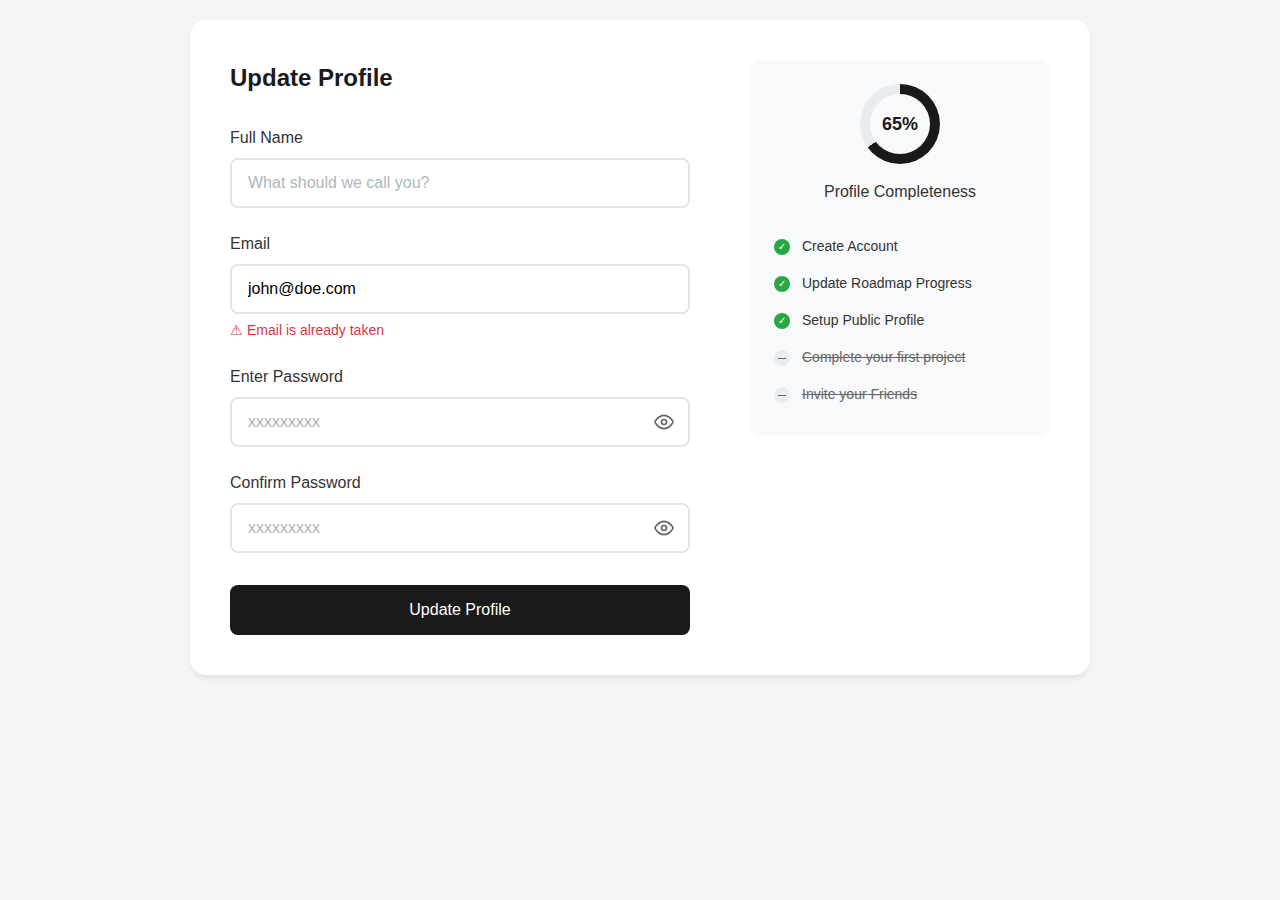
<file: projects/accessible-form-ui/index.html>
<!DOCTYPE html>
<html lang="en">

<head>
    <meta charset="UTF-8">
    <meta name="viewport" content="width=device-width, initial-scale=1.0">
    <title>Accessible Profile Form</title>
    <link rel="stylesheet" href="style.css">
</head>

<body>
    <main class="form-container">
        <section class="form-section">
            <h1>Update Profile</h1>

            <form novalidate aria-describedby="form-instructions">
                <div id="form-instructions" class="sr-only">
                    Complete all required fields to update your profile. Use Tab to navigate between fields.
                </div>

                <div class="form-group">
                    <label for="fullName">Full Name</label>
                    <input type="text" id="fullName" name="fullName" placeholder="What should we call you?"
                        aria-required="true" aria-describedby="fullName-help">
                    <div id="fullName-help" class="sr-only">
                        Enter your full name as you would like it to appear on your profile
                    </div>
                </div>

                <div class="form-group">
                    <label for="email">Email</label>
                    <input type="email" id="email" name="email" value="john@doe.com" aria-required="true"
                        aria-invalid="true" aria-describedby="email-error" class="error-field">
                    <div id="email-error" class="error-message" role="alert">
                        <span aria-hidden="true">⚠</span>
                        Email is already taken
                    </div>
                </div>

                <div class="form-group">
                    <label for="password">Enter Password</label>
                    <div class="input-container">
                        <input type="password" id="password" name="password" placeholder="xxxxxxxxx"
                            aria-required="true" aria-describedby="password-help" class="password-field">
                        <svg class="password-icon" viewBox="0 0 24 24" fill="none" stroke="currentColor"
                            stroke-width="2" aria-hidden="true">
                            <path d="M1 12s4-8 11-8 11 8 11 8-4 8-11 8-11-8-11-8z"></path>
                            <circle cx="12" cy="12" r="3"></circle>
                        </svg>
                    </div>
                    <div id="password-help" class="sr-only">
                        Password must be at least 8 characters long
                    </div>
                </div>

                <div class="form-group">
                    <label for="confirmPassword">Confirm Password</label>
                    <div class="input-container">
                        <input type="password" id="confirmPassword" name="confirmPassword" placeholder="xxxxxxxxx"
                            aria-required="true" aria-describedby="confirmPassword-help" class="password-field">
                        <svg class="password-icon" viewBox="0 0 24 24" fill="none" stroke="currentColor"
                            stroke-width="2" aria-hidden="true">
                            <path d="M1 12s4-8 11-8 11 8 11 8-4 8-11 8-11-8-11-8z"></path>
                            <circle cx="12" cy="12" r="3"></circle>
                        </svg>
                    </div>
                    <div id="confirmPassword-help" class="sr-only">
                        Re-enter your password to confirm it matches
                    </div>
                </div>

                <button type="submit" class="update-button">
                    Update Profile
                </button>
            </form>
        </section>

        <aside class="progress-section" aria-labelledby="progress-title">
            <div class="progress-header">
                <div class="progress-circle" role="img" aria-label="Profile completion progress: 65 percent complete">
                    <span class="progress-text">65%</span>
                </div>
                <h2 id="progress-title" class="progress-label">Profile Completeness</h2>
            </div>

            <ul class="checklist" role="list" aria-label="Profile completion checklist">
                <li class="checklist-item completed" role="listitem">
                    <span>Create Account</span>
                </li>
                <li class="checklist-item completed" role="listitem">
                    <span>Update Roadmap Progress</span>
                </li>
                <li class="checklist-item completed" role="listitem">
                    <span>Setup Public Profile</span>
                </li>
                <li class="checklist-item" role="listitem">
                    <span>Complete your first project</span>
                </li>
                <li class="checklist-item" role="listitem">
                    <span>Invite your Friends</span>
                </li>
            </ul>
        </aside>
    </main>
</body>

</html>
</file>
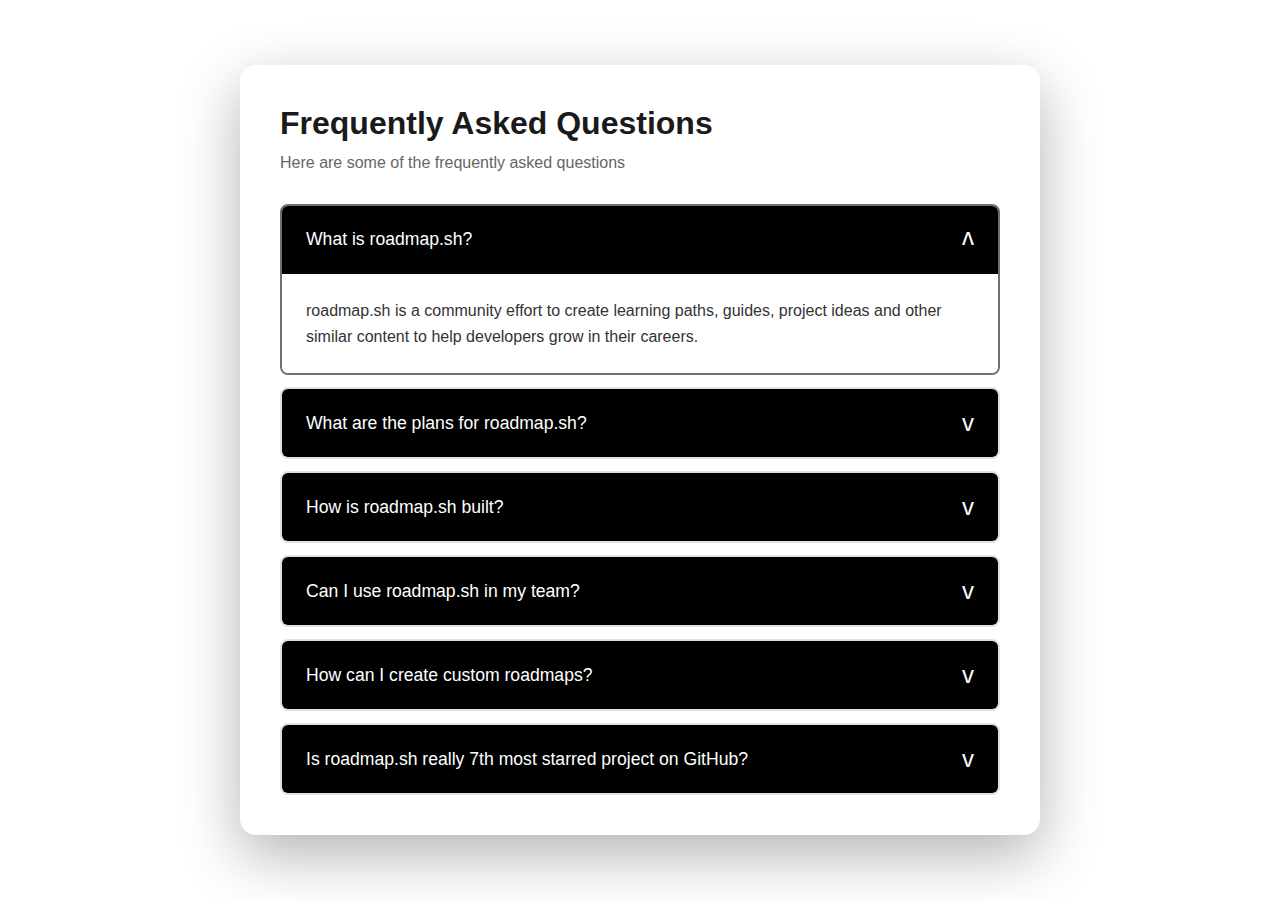
<file: projects/accordion/index.html>
<!DOCTYPE html>
<html lang="en">

<head>
    <meta charset="UTF-8">
    <meta name="viewport" content="width=device-width, initial-scale=1.0">
    <title>FAQ Accordion</title>
    <link rel="stylesheet" href="style.css">
</head>

<body>
    <div class="container">
        <h1>Frequently Asked Questions</h1>
        <p class="subtitle">Here are some of the frequently asked questions</p>

        <div class="accordion">
            <div class="accordion-item active">
                <div class="accordion-header">
                    <span>What is roadmap.sh?</span>
                    <span class="accordion-icon">v</span>
                </div>
                <div class="accordion-content">
                    <p>roadmap.sh is a community effort to create learning paths, guides, project ideas and other
                        similar content to help developers grow in their careers.</p>
                </div>
            </div>

            <div class="accordion-item">
                <div class="accordion-header">
                    <span>What are the plans for roadmap.sh?</span>
                    <span class="accordion-icon">v</span>
                </div>
                <div class="accordion-content">
                    <p>We are constantly working to improve roadmap.sh and add more content. We plan to add more
                        interactive roadmaps, guides, and resources to help developers at all stages of their careers.
                    </p>
                </div>
            </div>

            <div class="accordion-item">
                <div class="accordion-header">
                    <span>How is roadmap.sh built?</span>
                    <span class="accordion-icon">v</span>
                </div>
                <div class="accordion-content">
                    <p>roadmap.sh is built using modern web technologies including React, Next.js, and TypeScript. The
                        content is created and maintained by the community through GitHub contributions.</p>
                </div>
            </div>

            <div class="accordion-item">
                <div class="accordion-header">
                    <span>Can I use roadmap.sh in my team?</span>
                    <span class="accordion-icon">v</span>
                </div>
                <div class="accordion-content">
                    <p>Yes! roadmap.sh is completely free and open source. You can use it with your team to guide
                        learning paths and track progress. You can also create custom roadmaps tailored to your team's
                        needs.</p>
                </div>
            </div>

            <div class="accordion-item">
                <div class="accordion-header">
                    <span>How can I create custom roadmaps?</span>
                    <span class="accordion-icon">v</span>
                </div>
                <div class="accordion-content">
                    <p>You can create custom roadmaps by forking our repository and modifying the content to suit your
                        needs. We also provide tools and templates to help you create professional-looking roadmaps
                        quickly.</p>
                </div>
            </div>

            <div class="accordion-item">
                <div class="accordion-header">
                    <span>Is roadmap.sh really 7th most starred project on GitHub?</span>
                    <span class="accordion-icon">v</span>
                </div>
                <div class="accordion-content">
                    <p>Yes! roadmap.sh has gained tremendous support from the developer community and has become one of
                        the most starred projects on GitHub, reflecting its value in helping developers navigate their
                        learning journey.</p>
                </div>
            </div>
        </div>
    </div>

    <script src="script.js"></script>
</body>

</html>
</file>
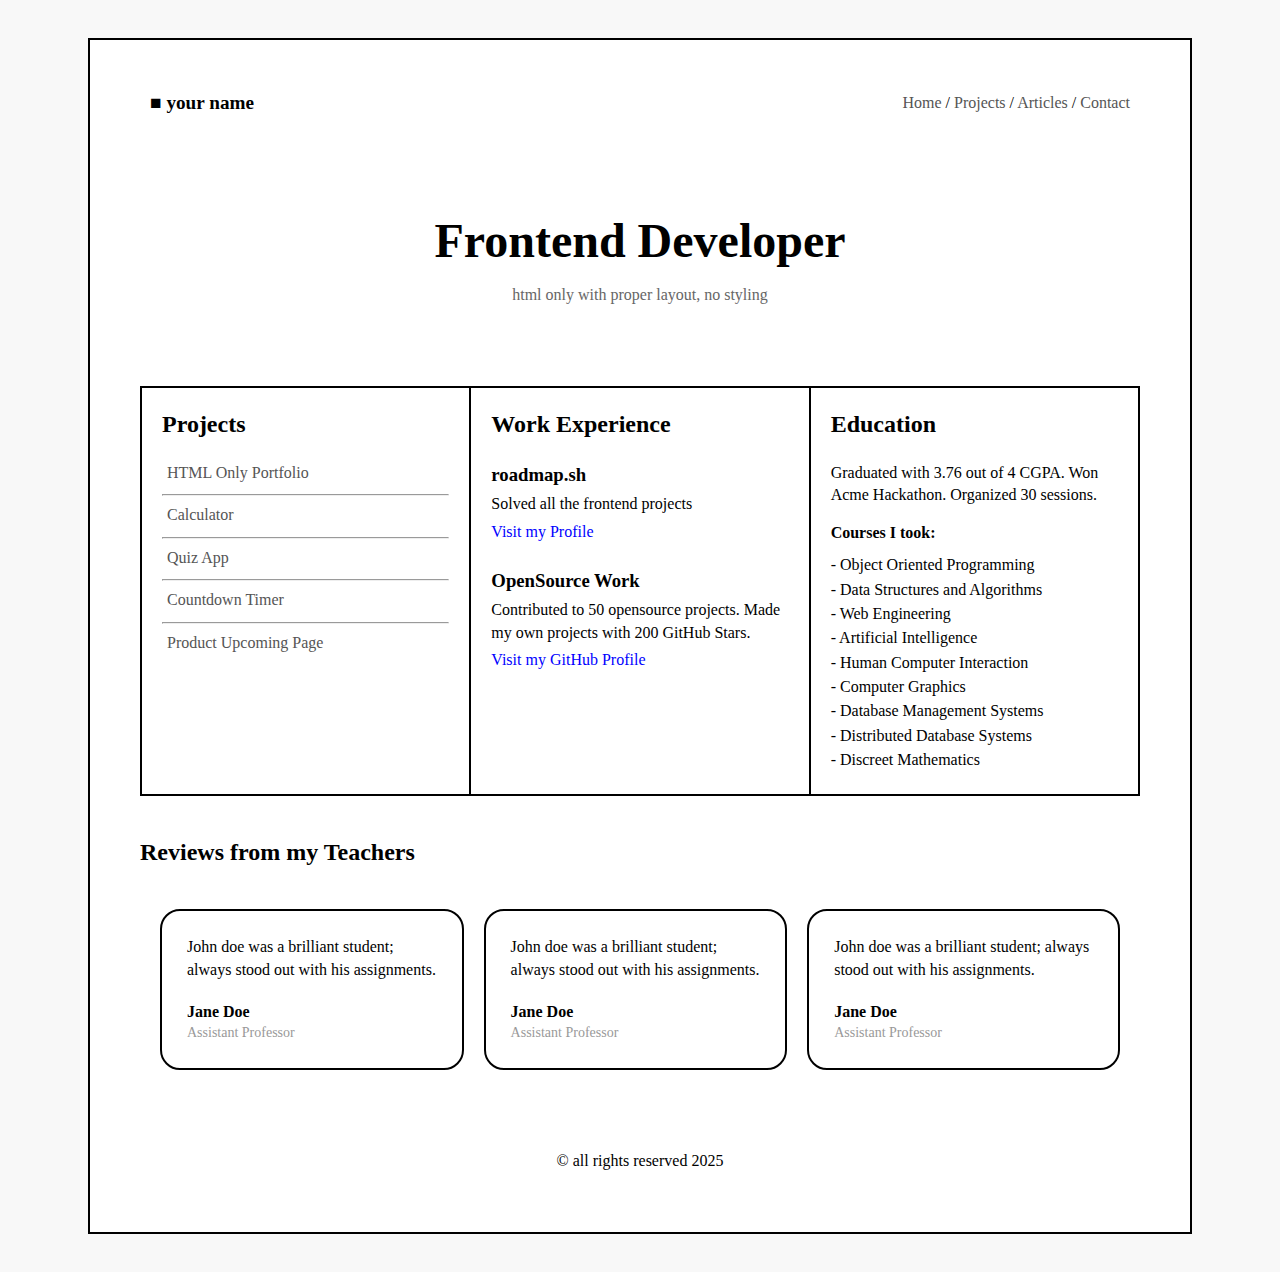
<file: projects/basic-html-website/index.html>
<!DOCTYPE html>
<html lang="en">

<head>
    <meta charset="UTF-8">
    <meta name="viewport" content="width=device-width, initial-scale=1.0">
    <meta name="description" content="Frontend Developer Portfolio - HTML only with proper layout, no styling">
    <meta name="keywords" content="frontend developer, web developer, HTML, portfolio">
    <meta name="author" content="Your Name">
    <meta property="og:title" content="Frontend Developer Portfolio">
    <meta property="og:description" content="HTML only portfolio with proper layout, no styling">
    <meta property="og:type" content="website">
    <title>Home - Frontend Developer Portfolio</title>
    <style>
        body {
            font-family: cursive;
            line-height: 1.4;
            color: #000;
            background-color: #f8f8f8;
            padding: 30px;
        }

        .cv-container {
            background-color: white;
            max-width: 1000px;
            margin: 0 auto;
            padding: 40px 50px;
            border: 2px solid #000;
            box-shadow: none;
        }

        table tr a {
            text-decoration: none;
            color: #555;
        }
    </style>
</head>

<body>
    <main class="cv-container">
        <!-- Header with logo and navigation -->
        <table width="100%" cellpadding="10" cellspacing="0" style="margin-bottom: 20px;">
            <tr>
                <td>
                    <span style="font-weight: bold; font-size: larger;"><span>&#9632;</span> your name</span>
                </td>
                <td align="right">
                    <a href="#">Home</a> / <a href="#">Projects</a> / <a href="#">Articles</a> / <a href="#">Contact</a>
                </td>
            </tr>
        </table>

        <!-- Hero section -->
        <div style="text-align: center; margin: 80px 0;">
            <h1 style="font-size: 48px; margin: 0;">Frontend Developer</h1>
            <p style="color: #666; margin: 10px 0 0 0;">html only with proper layout, no styling</p>
        </div>

        <!-- Main content table with 3 columns -->
        <table width="100%" border="2" cellpadding="20" cellspacing="0"
            style="border-collapse: collapse; margin-bottom: 40px;">
            <tr>
                <td width="33%" valign="top" style="border: 2px solid #000;">
                    <h2 style="margin-top: 0;">Projects</h2>
                    <div style="margin-bottom: 10px; padding-left: 5px;"><a href="#">HTML Only Portfolio</a></div>
                    <hr>
                    <div style="margin-bottom: 10px; padding-left: 5px;"><a href="#">Calculator</a></div>
                    <hr>
                    <div style="margin-bottom: 10px; padding-left: 5px;"><a href="#">Quiz App</a></div>
                    <hr>
                    <div style="margin-bottom: 10px; padding-left: 5px;"><a href="#">Countdown Timer</a></div>
                    <hr>
                    <div style="margin-bottom: 10px; padding-left: 5px;"><a href="#">Product Upcoming Page</a></div>
                </td>

                <td width="34%" valign="top" style="border: 2px solid #000;">
                    <h2 style="margin-top: 0;">Work Experience</h2>

                    <h3 style="font-weight: bold; margin: 15px 0 5px 0;">roadmap.sh</h3>
                    <p style="margin: 5px 0;">Solved all the frontend projects</p>
                    <a href="#" style="color: blue; text-decoration: none;">Visit my
                        Profile</a>

                    <h3 style="font-weight: bold; margin: 25px 0 5px 0;">OpenSource Work</h3>
                    <p style="margin: 5px 0;">Contributed to 50 opensource projects. Made my own projects with 200
                        GitHub
                        Stars.</p>
                    <a href="#" style="color: blue; text-decoration: none; ">Visit my GitHub Profile</a>
                </td>

                <td width="33%" valign="top" style="border: 2px solid #000;">
                    <h2 style="margin-top: 0;">Education</h2>
                    <p style="margin: 5px 0 15px 0;">Graduated with 3.76 out of 4 CGPA. Won Acme Hackathon. Organized 30
                        sessions.</p>

                    <p style="margin: 15px 0 10px 0;"><strong>Courses I took:</strong></p>
                    <p style="margin: 2px 0;">- Object Oriented Programming</p>
                    <p style="margin: 2px 0;">- Data Structures and Algorithms</p>
                    <p style="margin: 2px 0;">- Web Engineering</p>
                    <p style="margin: 2px 0;">- Artificial Intelligence</p>
                    <p style="margin: 2px 0;">- Human Computer Interaction</p>
                    <p style="margin: 2px 0;">- Computer Graphics</p>
                    <p style="margin: 2px 0;">- Database Management Systems</p>
                    <p style="margin: 2px 0;">- Distributed Database Systems</p>
                    <p style="margin: 2px 0;">- Discreet Mathematics</p>
                </td>
            </tr>
        </table>

        <!-- Reviews section -->
        <h2 style="margin: 40px 0 20px 0;">Reviews from my Teachers</h2>

        <table width="100%" cellpadding="0" cellspacing="20">
            <tr>
                <td width="33%" valign="top">
                    <div style="border: 2px solid #000; border-radius: 20px; padding: 25px; background-color: #fff;">
                        <p style="margin: 0 0 20px 0; line-height: 1.4;">John doe was a brilliant student; always stood
                            out
                            with his assignments.</p>
                        <p style="margin: 10px 0 0 0; font-weight: bold;">Jane Doe</p>
                        <p style="margin: 0; color: #999; font-size: 14px;">Assistant Professor</p>
                    </div>
                </td>

                <td width="33%" valign="top">
                    <div style="border: 2px solid #000; border-radius: 20px; padding: 25px; background-color: #fff;">
                        <p style="margin: 0 0 20px 0; line-height: 1.4;">John doe was a brilliant student; always stood
                            out
                            with his assignments.</p>
                        <p style="margin: 10px 0 0 0; font-weight: bold;">Jane Doe</p>
                        <p style="margin: 0; color: #999; font-size: 14px;">Assistant Professor</p>
                    </div>
                </td>

                <td width="34%" valign="top">
                    <div style="border: 2px solid #000; border-radius: 20px; padding: 25px; background-color: #fff;">
                        <p style="margin: 0 0 20px 0; line-height: 1.4;">John doe was a brilliant student; always stood
                            out
                            with his assignments.</p>
                        <p style="margin: 10px 0 0 0; font-weight: bold;">Jane Doe</p>
                        <p style="margin: 0; color: #999; font-size: 14px;">Assistant Professor</p>
                    </div>
                </td>
            </tr>
        </table>

        <!-- Footer -->
        <div style="text-align: center; margin: 60px 0 20px 0;">
            <p style="margin: 0;">© all rights reserved 2025</p>
        </div>
    </main>
</body>

</html>
</file>
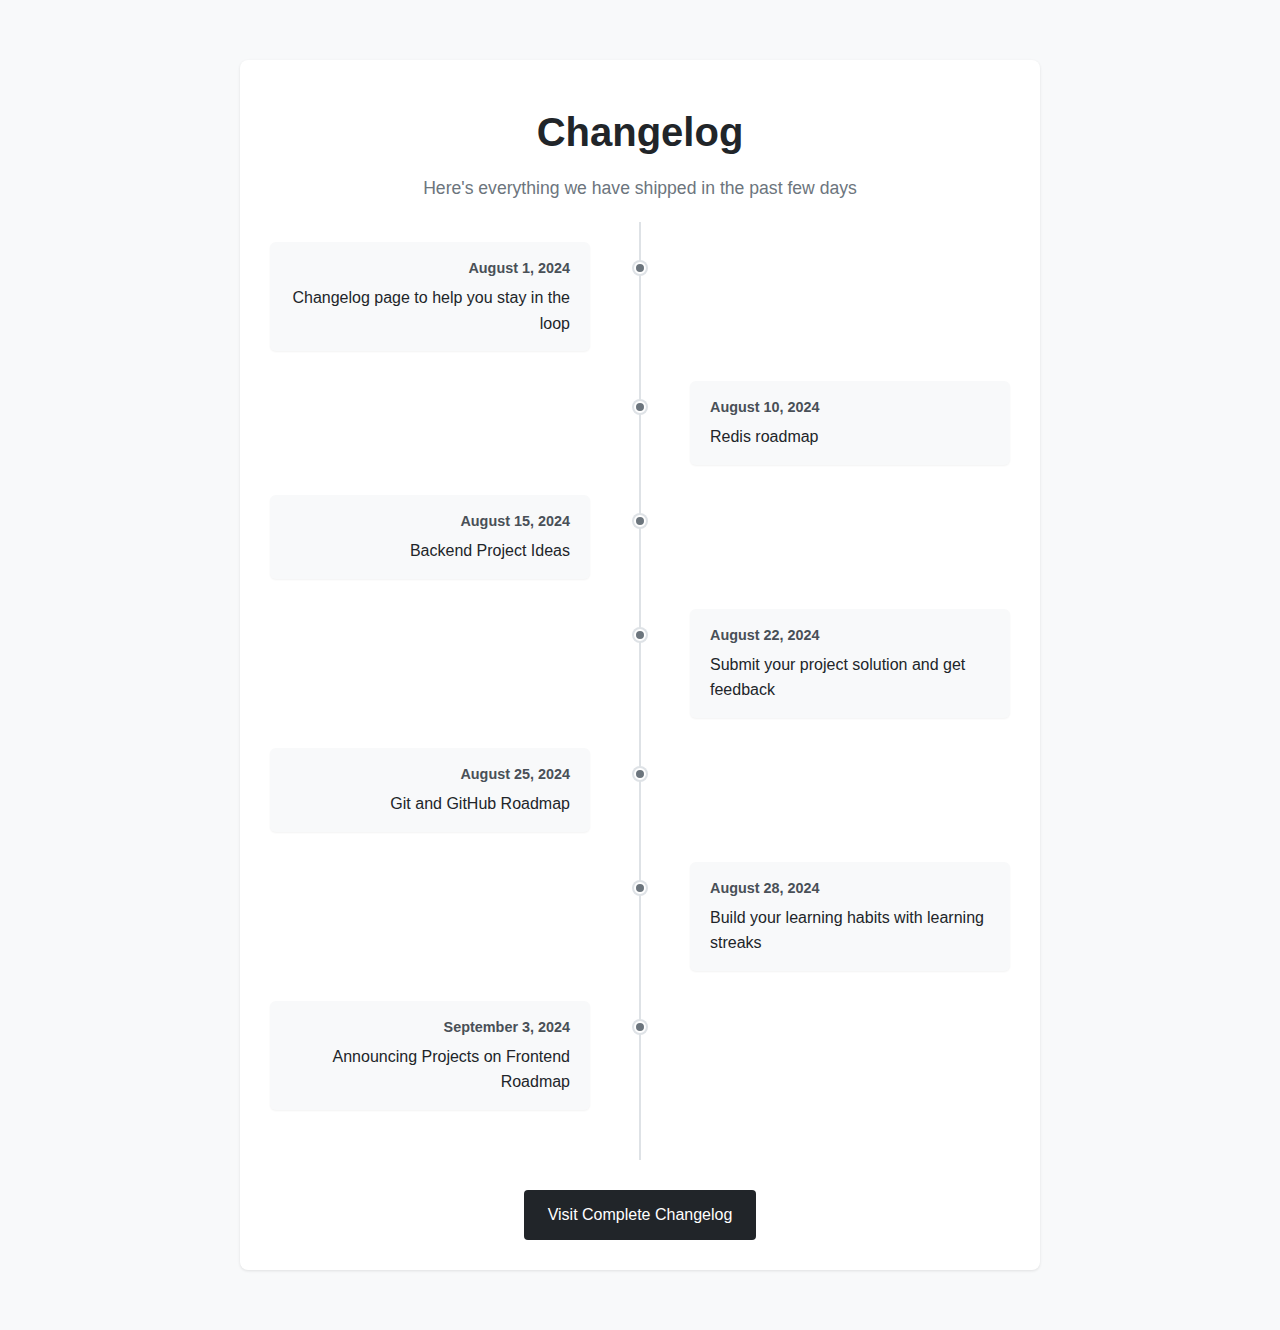
<file: projects/changelog-component/index.html>
<!DOCTYPE html>
<html lang="en">

<head>
    <meta charset="UTF-8">
    <meta name="viewport" content="width=device-width, initial-scale=1.0">
    <title>Changelog Component</title>
    <link rel="stylesheet" href="style.css">
</head>

<body>
    <div class="container">
        <div class="changelog-header">
            <h1 class="changelog-title">Changelog</h1>
            <p class="changelog-subtitle">Here's everything we have shipped in the past few days</p>
        </div>

        <div class="timeline">
            <div class="timeline-item">
                <div class="timeline-dot"></div>
                <div class="timeline-content">
                    <div class="timeline-date">August 1, 2024</div>
                    <div class="timeline-description">Changelog page to help you stay in the loop</div>
                </div>
            </div>

            <div class="timeline-item">
                <div class="timeline-dot"></div>
                <div class="timeline-content">
                    <div class="timeline-date">August 10, 2024</div>
                    <div class="timeline-description">Redis roadmap</div>
                </div>
            </div>

            <div class="timeline-item">
                <div class="timeline-dot"></div>
                <div class="timeline-content">
                    <div class="timeline-date">August 15, 2024</div>
                    <div class="timeline-description">Backend Project Ideas</div>
                </div>
            </div>

            <div class="timeline-item">
                <div class="timeline-dot"></div>
                <div class="timeline-content">
                    <div class="timeline-date">August 22, 2024</div>
                    <div class="timeline-description">Submit your project solution and get feedback</div>
                </div>
            </div>

            <div class="timeline-item">
                <div class="timeline-dot"></div>
                <div class="timeline-content">
                    <div class="timeline-date">August 25, 2024</div>
                    <div class="timeline-description">Git and GitHub Roadmap</div>
                </div>
            </div>

            <div class="timeline-item">
                <div class="timeline-dot"></div>
                <div class="timeline-content">
                    <div class="timeline-date">August 28, 2024</div>
                    <div class="timeline-description">Build your learning habits with learning streaks</div>
                </div>
            </div>

            <div class="timeline-item">
                <div class="timeline-dot"></div>
                <div class="timeline-content">
                    <div class="timeline-date">September 3, 2024</div>
                    <div class="timeline-description">Announcing Projects on Frontend Roadmap</div>
                </div>
            </div>
        </div>

        <div class="changelog-footer">
            <a href="#" class="changelog-button">Visit Complete Changelog</a>
        </div>
    </div>
</body>

</html>
</file>
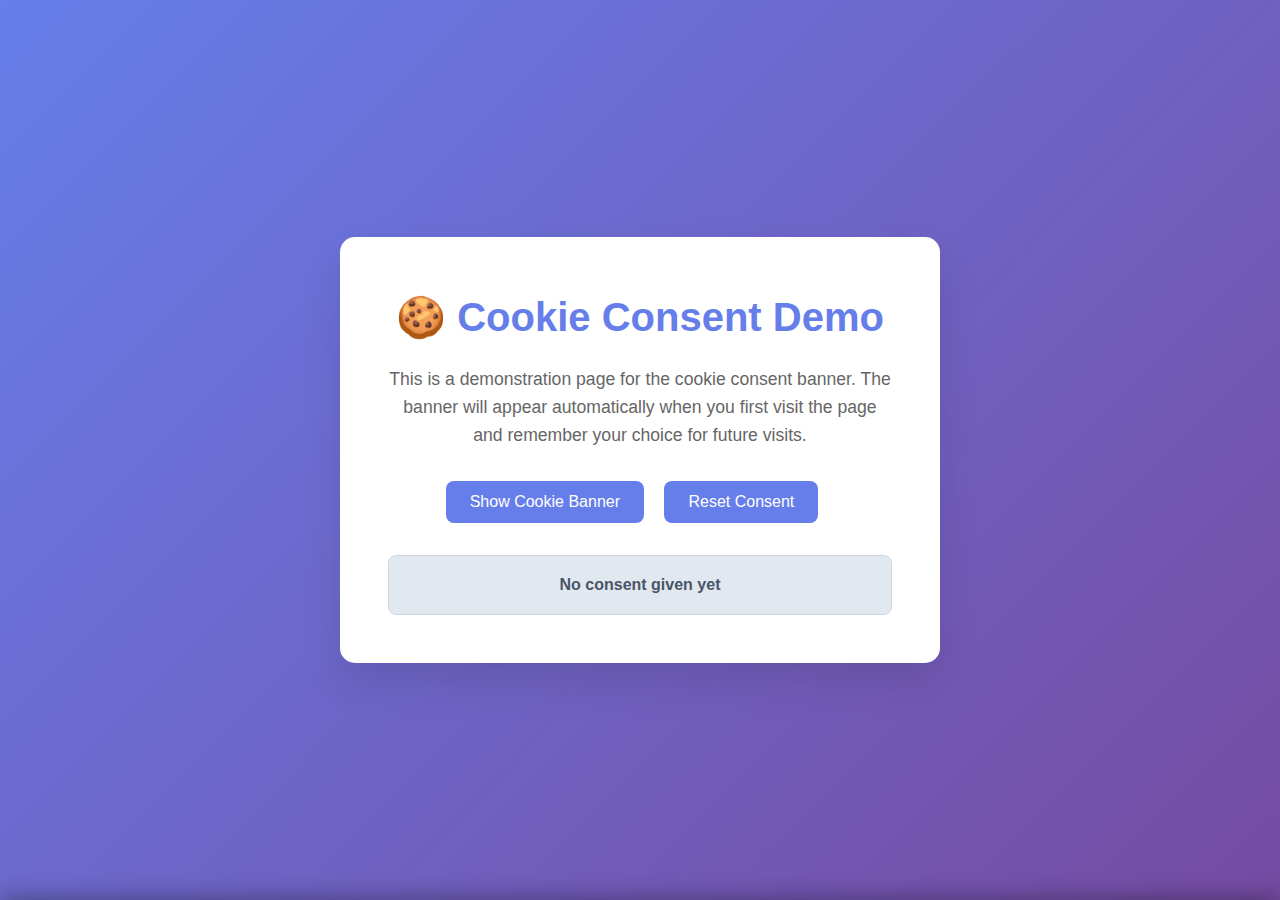
<file: projects/cookie-consent/index.html>
<!DOCTYPE html>
<html lang="en">

<head>
    <meta charset="UTF-8">
    <meta name="viewport" content="width=device-width, initial-scale=1.0">
    <title>Cookie Consent Banner Demo</title>
    <link rel="stylesheet" href="style.css">
</head>

<body>
    <div class="main-content">
        <h1>🍪 Cookie Consent Demo</h1>
        <p>This is a demonstration page for the cookie consent banner. The banner will appear automatically when you
            first visit the page and remember your choice for future visits.</p>

        <button class="demo-button" onclick="showBanner()">Show Cookie Banner</button>
        <button class="demo-button" onclick="resetConsent()">Reset Consent</button>

        <div class="status none" id="status">
            No consent given yet
        </div>
    </div>

    <!-- Cookie Consent Banner -->
    <div class="cookie-banner" id="cookieBanner">
        <div class="cookie-content">
            <div class="cookie-text">
                <h3>🍪 We use cookies</h3>
                <p>
                    This website uses cookies to enhance your browsing experience and provide personalized content.
                    By continuing to use this site, you consent to our use of cookies.
                    <a href="#" onclick="event.preventDefault(); alert('Privacy policy would be here!');">
                        Learn more about our privacy policy
                    </a>
                </p>
            </div>
            <div class="cookie-actions">
                <button class="cookie-btn decline" onclick="declineCookies()">
                    Decline
                </button>
                <button class="cookie-btn accept" onclick="acceptCookies()">
                    Accept All
                </button>
                <button class="cookie-btn close" onclick="closeBanner()" title="Close banner">
                    ×
                </button>
            </div>
        </div>
    </div>

    <script src="script.js"></script>
</body>

</html>
</file>
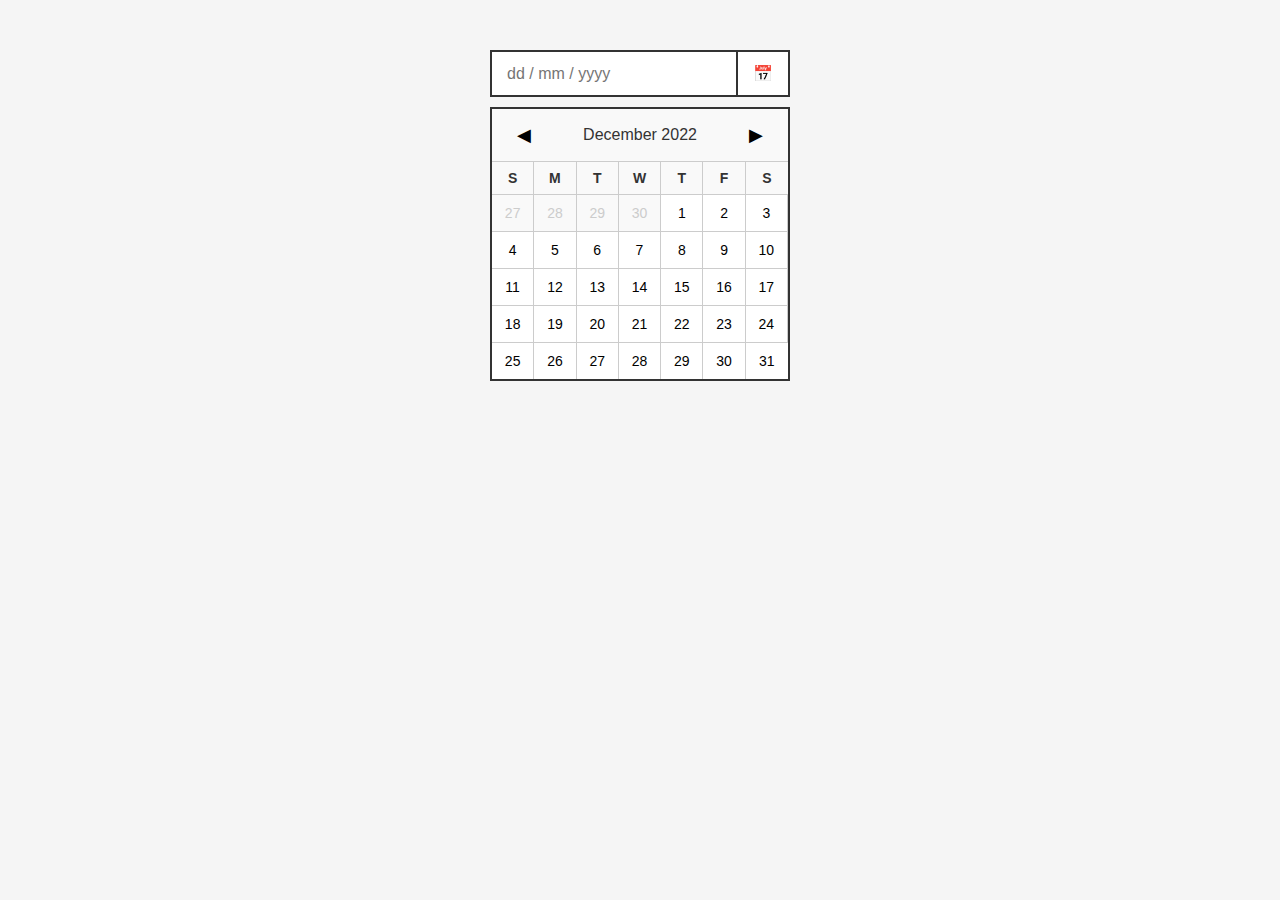
<file: projects/datepicker-ui/index.html>
<!DOCTYPE html>
<html lang="en">

<head>
    <meta charset="UTF-8">
    <meta name="viewport" content="width=device-width, initial-scale=1.0">
    <title>Simple Datepicker UI</title>
    <link rel="stylesheet" href="style.css">
</head>

<body>
    <div class="datepicker-container">
        <!-- Input field with calendar button -->
        <div class="date-input-wrapper">
            <input type="text" class="date-input" placeholder="dd / mm / yyyy">
            <button class="calendar-button">📅</button>
        </div>

        <!-- Calendar dropdown -->
        <div class="calendar-dropdown">
            <!-- Calendar header -->
            <div class="calendar-header">
                <button class="nav-button">◀</button>
                <div class="month-year">December 2022</div>
                <button class="nav-button">▶</button>
            </div>

            <!-- Calendar body -->
            <div class="calendar-body">
                <!-- Weekday headers -->
                <div class="weekdays">
                    <div class="weekday">S</div>
                    <div class="weekday">M</div>
                    <div class="weekday">T</div>
                    <div class="weekday">W</div>
                    <div class="weekday">T</div>
                    <div class="weekday">F</div>
                    <div class="weekday">S</div>
                </div>

                <!-- Days grid -->
                <div class="days-grid">
                    <!-- Previous month days -->
                    <div class="day other-month">27</div>
                    <div class="day other-month">28</div>
                    <div class="day other-month">29</div>
                    <div class="day other-month">30</div>

                    <!-- Current month days -->
                    <div class="day">1</div>
                    <div class="day">2</div>
                    <div class="day">3</div>

                    <div class="day">4</div>
                    <div class="day">5</div>
                    <div class="day">6</div>
                    <div class="day">7</div>
                    <div class="day">8</div>
                    <div class="day">9</div>
                    <div class="day">10</div>

                    <div class="day">11</div>
                    <div class="day">12</div>
                    <div class="day">13</div>
                    <div class="day">14</div>
                    <div class="day">15</div>
                    <div class="day">16</div>
                    <div class="day">17</div>

                    <div class="day">18</div>
                    <div class="day">19</div>
                    <div class="day">20</div>
                    <div class="day">21</div>
                    <div class="day">22</div>
                    <div class="day">23</div>
                    <div class="day">24</div>

                    <div class="day">25</div>
                    <div class="day">26</div>
                    <div class="day">27</div>
                    <div class="day">28</div>
                    <div class="day">29</div>
                    <div class="day">30</div>
                    <div class="day">31</div>
                </div>
            </div>
        </div>
    </div>
</body>

</html>
</file>
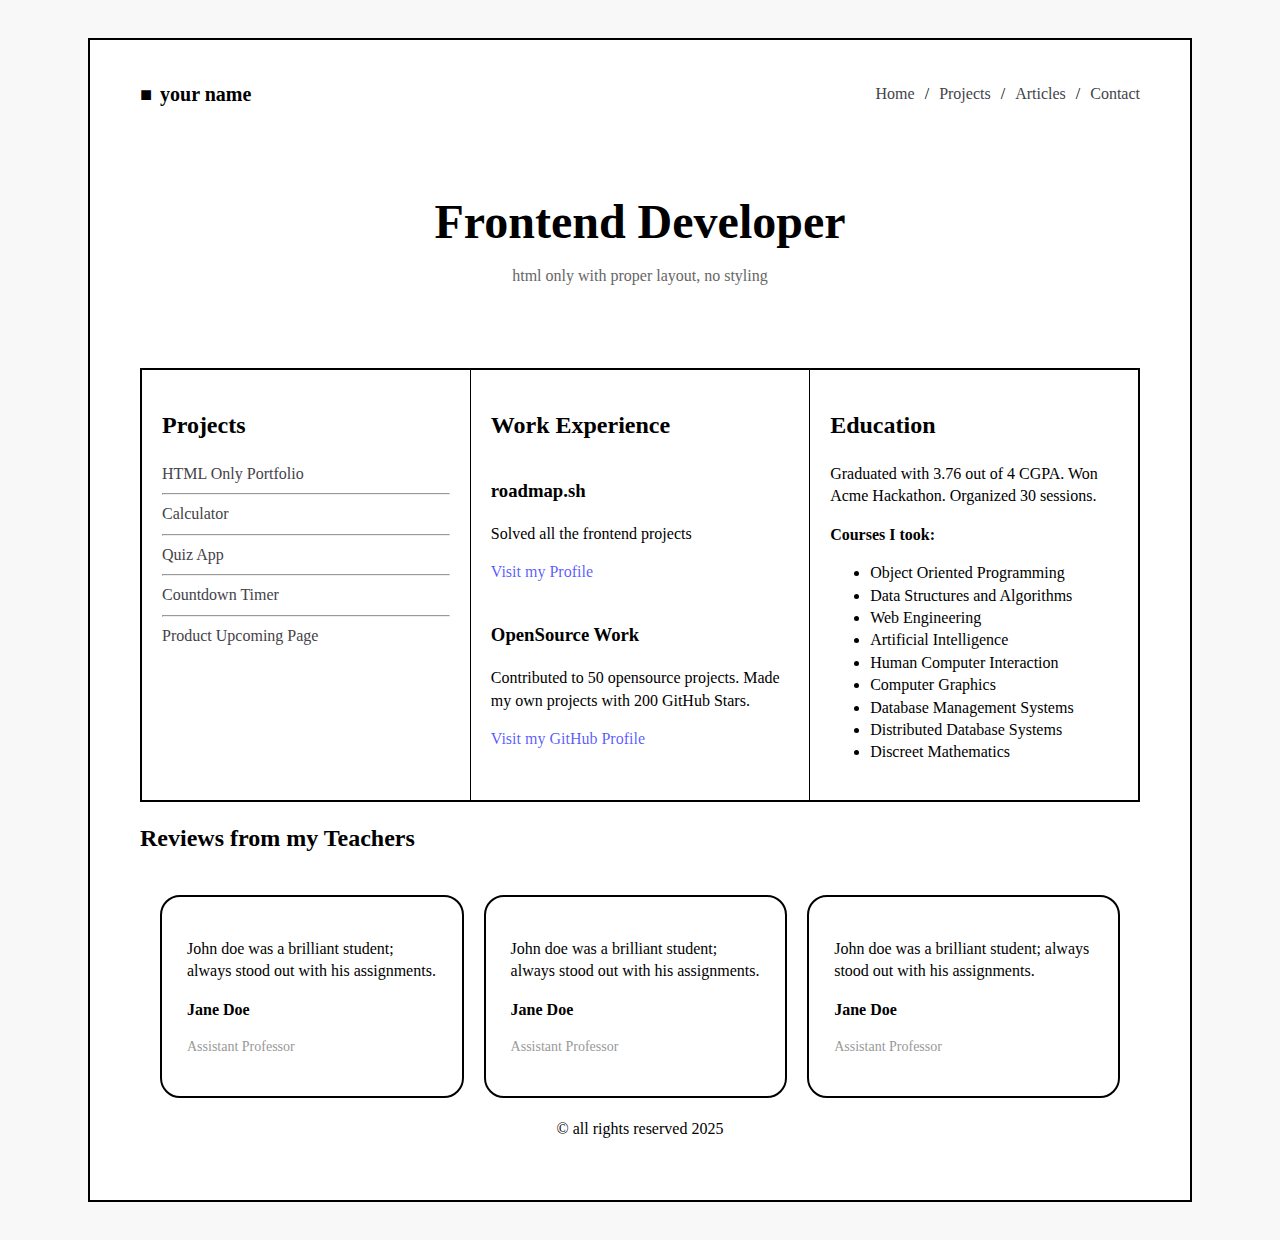
<file: projects/personal-portfolio/index.html>
<!DOCTYPE html>
<html lang="en">

<head>
    <meta charset="UTF-8">
    <meta name="viewport" content="width=device-width, initial-scale=1.0">
    <meta name="description" content="Frontend Developer Portfolio - HTML only with proper layout, no styling">
    <meta name="keywords" content="frontend developer, web developer, HTML, portfolio">
    <meta name="author" content="Your Name">
    <meta property="og:title" content="Frontend Developer Portfolio">
    <meta property="og:description" content="HTML only portfolio with proper layout, no styling">
    <meta property="og:type" content="website">
    <title>Home - Frontend Developer Portfolio</title>
    <link rel="stylesheet" href="style.css">
    <link rel="stylesheet" href="media.css">
</head>

<body>
    <main class="cv-container">
        <!-- Header with logo and navigation -->
        <div class="header">
            <div class="header-logo">
                <span class="logo-icon">&#9632;</span>
                <span class="logo-text">your name</span>
            </div>
            <div class="header-nav">
                <a href="#">Home</a>
                <span>/</span>
                <a href="#">Projects</a>
                <span>/</span>
                <a href="#">Articles</a>
                <span>/</span>
                <a href="#">Contact</a>
            </div>
        </div>


        <!-- Hero section -->
        <div class="hero-section">
            <h1>Frontend Developer</h1>
            <p>html only with proper layout, no styling</p>
        </div>

        <!-- Main content table with 3 columns -->
        <table style="margin-bottom: 0px;" width="100%" border="2" cellpadding="20" cellspacing="0"
            class="main-content-table">
            <tr>
                <td style="margin-bottom: 0px;" width="33%" valign="top" class="projects">
                    <div class="line"></div>
                    <h2>Projects</h2>
                    <div class="line"></div>
                    <div class="project-item"><a href="#">HTML Only Portfolio</a></div>
                    <hr>
                    <div class="project-item"><a href="#">Calculator</a></div>
                    <hr>
                    <div class="project-item"><a href="#">Quiz App</a></div>
                    <hr>
                    <div class="project-item"><a href="#">Countdown Timer</a></div>
                    <hr>
                    <div class="project-item"><a href="#">Product Upcoming Page</a></div>
                </td>

                <td style="margin-bottom: 0px;" width="34%" valign="top" class="work-experience">
                    <h2>Work Experience</h2>
                    <div></div>

                    <div style="padding-bottom: 20px;" class="proj-link">
                        <h3 style="text-align: left; margin-top: 0; padding-top: 15px;">roadmap.sh</h3>
                        <p>Solved all the frontend projects</p>
                        <a href="#">Visit my Profile</a>

                        <div style="padding-top: 20px;" class="line"></div>

                        <h3 style="text-align: left;">OpenSource Work</h3>
                        <p>Contributed to 50 opensource projects. Made my own projects with 200 GitHub Stars.</p>
                        <a href="#">Visit my GitHub Profile</a>
                    </div>
                </td>

                <td width="33%" valign="top" class="education">
                    <h2>Education</h2>
                    <p>Graduated with 3.76 out of 4 CGPA. Won Acme Hackathon. Organized 30 sessions.</p>

                    <p><strong>Courses I took:</strong></p>
                    <ul>
                        <li>Object Oriented Programming</li>
                        <li>Data Structures and Algorithms</li>
                        <li>Web Engineering</li>
                        <li>Artificial Intelligence</li>
                        <li>Human Computer Interaction</li>
                        <li>Computer Graphics</li>
                        <li>Database Management Systems</li>
                        <li>Distributed Database Systems</li>
                        <li>Discreet Mathematics</li>
                    </ul>
                    <div class="line"></div>
                </td>
            </tr>
        </table>

        <!-- Reviews section -->
        <h2>Reviews from my Teachers</h2>

        <table width="100%" cellpadding="0" cellspacing="20">
            <tr>
                <td style="margin-bottom: 0px;" width="33%" valign="top" class="review-item">
                    <div class="review-box">
                        <p>John doe was a brilliant student; always stood out with his assignments.</p>
                        <p class="review-author">Jane Doe</p>
                        <p class="review-role">Assistant Professor</p>
                    </div>
                </td>

                <td style="margin-bottom: 0px;" width="33%" valign="top" class="review-item">
                    <div class="review-box">
                        <p>John doe was a brilliant student; always stood out with his assignments.</p>
                        <p class="review-author">Jane Doe</p>
                        <p class="review-role">Assistant Professor</p>
                    </div>
                </td>

                <td width="34%" valign="top" class="review-item">
                    <div class="review-box">
                        <p>John doe was a brilliant student; always stood out with his assignments.</p>
                        <p class="review-author">Jane Doe</p>
                        <p class="review-role">Assistant Professor</p>
                    </div>
                </td>
            </tr>
        </table>

        <!-- Footer -->
        <div style="margin-top: 0;" class="footer">
            <p>© all rights reserved 2025</p>
        </div>
    </main>
</body>

</html>
</file>
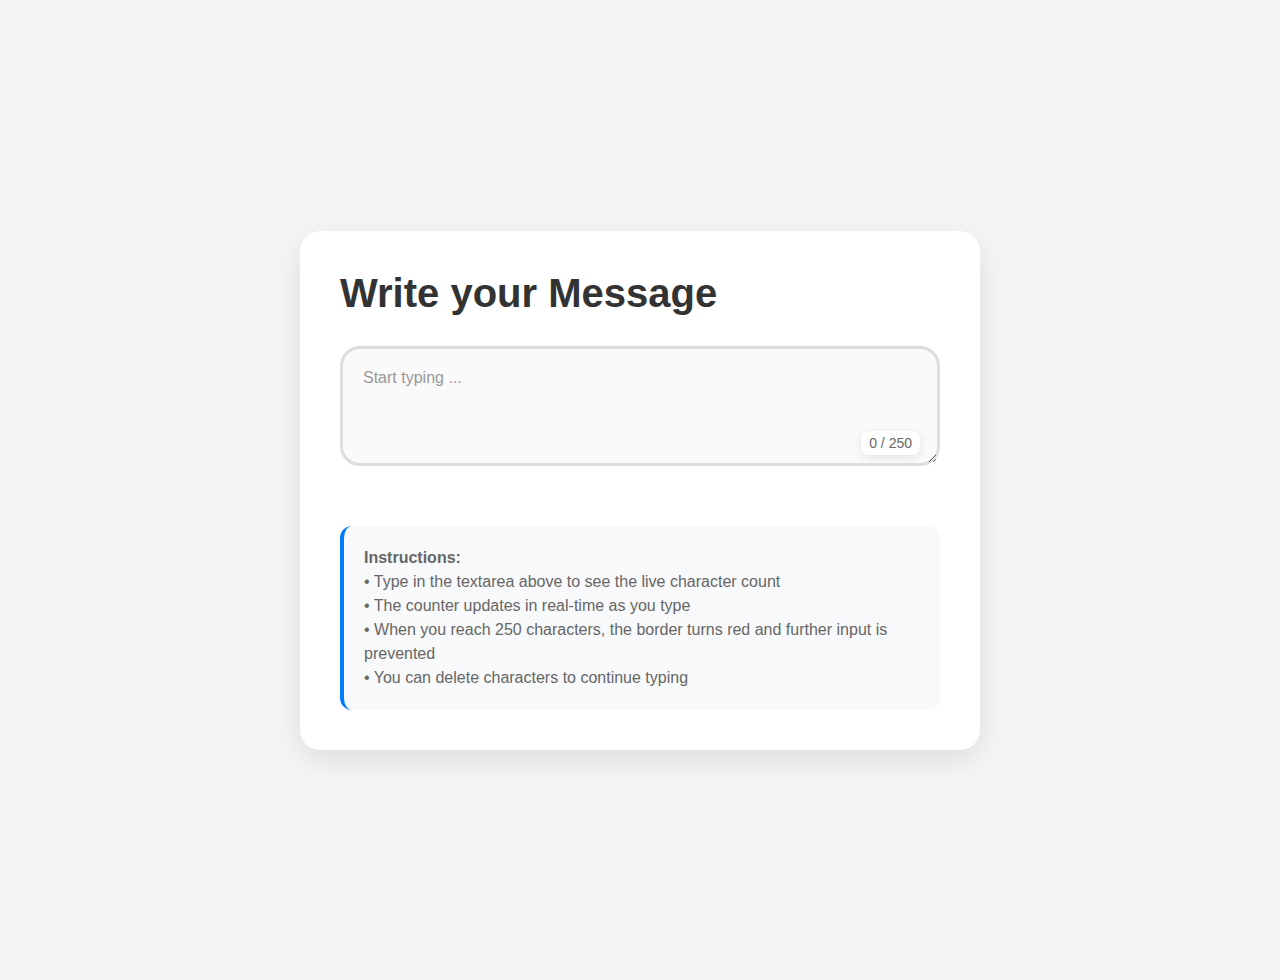
<file: projects/restricted-textarea/index.html>
<!DOCTYPE html>
<html lang="en">

<head>
    <meta charset="UTF-8">
    <meta name="viewport" content="width=device-width, initial-scale=1.0">
    <title>Restricted Textarea</title>
    <link rel="stylesheet" href="style.css">
</head>

<body>
    <div class="container">
        <h1>Write your Message</h1>

        <div class="textarea-container">
            <textarea class="textarea" id="messageTextarea" placeholder="Start typing ..." maxlength="250"></textarea>
            <div class="character-count" id="characterCount">0 / 250</div>
        </div>

        <div class="limit-message" id="limitMessage">
            You've reached the maximum character limit of 250 characters.
        </div>

        <div class="description">
            <strong>Instructions:</strong><br>
            • Type in the textarea above to see the live character count<br>
            • The counter updates in real-time as you type<br>
            • When you reach 250 characters, the border turns red and further input is prevented<br>
            • You can delete characters to continue typing
        </div>
    </div>

    <script src="script.js"></script>
</body>

</html>
</file>
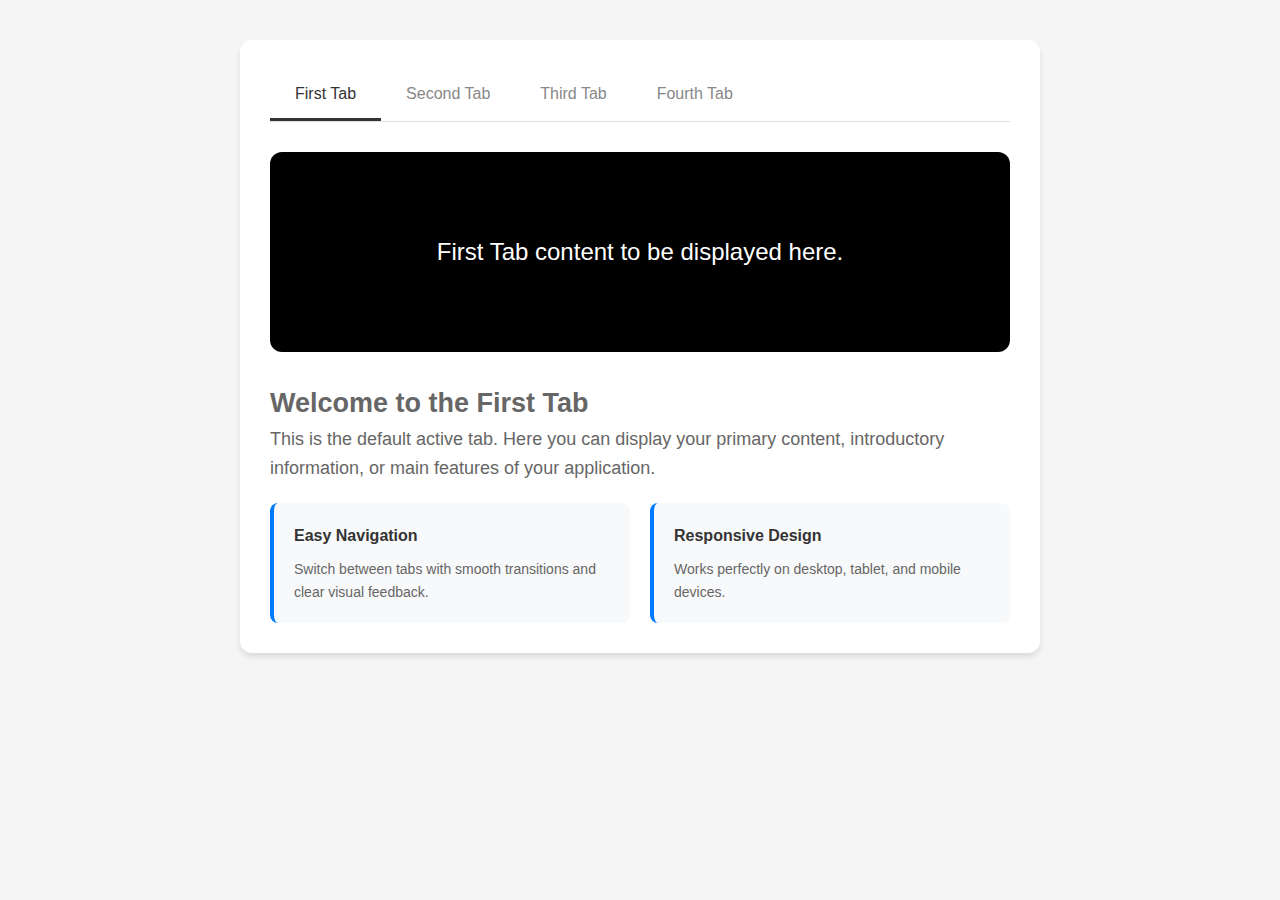
<file: projects/simple-tabs/index.html>
<!DOCTYPE html>
<html lang="en">

<head>
    <meta charset="UTF-8">
    <meta name="viewport" content="width=device-width, initial-scale=1.0">
    <title>Tabs Component</title>
    <link rel="stylesheet" href="style.css">
</head>

<body>
    <div class="tabs-container">
        <div class="tabs-nav">
            <button class="tab-button active" data-tab="first">First Tab</button>
            <button class="tab-button" data-tab="second">Second Tab</button>
            <button class="tab-button" data-tab="third">Third Tab</button>
            <button class="tab-button" data-tab="fourth">Fourth Tab</button>
        </div>

        <div class="tab-content active" id="first">
            <div class="content-box">
                First Tab content to be displayed here.
            </div>
            <div class="additional-content">
                <h2>Welcome to the First Tab</h2>
                <p>This is the default active tab. Here you can display your primary content, introductory information,
                    or main features of your application.</p>
                <div class="feature-list">
                    <div class="feature-card">
                        <h3>Easy Navigation</h3>
                        <p>Switch between tabs with smooth transitions and clear visual feedback.</p>
                    </div>
                    <div class="feature-card">
                        <h3>Responsive Design</h3>
                        <p>Works perfectly on desktop, tablet, and mobile devices.</p>
                    </div>
                </div>
            </div>
        </div>

        <div class="tab-content" id="second">
            <div class="content-box">
                Second Tab content to be displayed here.
            </div>
            <div class="additional-content">
                <h2>Second Tab Features</h2>
                <p>This tab demonstrates how content changes when switching tabs. Each tab can contain completely
                    different content and layouts.</p>
                <div class="feature-list">
                    <div class="feature-card">
                        <h3>Dynamic Content</h3>
                        <p>Each tab can display unique content, images, forms, or any other elements.</p>
                    </div>
                    <div class="feature-card">
                        <h3>Smooth Animations</h3>
                        <p>Content appears with subtle fade-in animations for better user experience.</p>
                    </div>
                </div>
            </div>
        </div>

        <div class="tab-content" id="third">
            <div class="content-box">
                Third Tab content to be displayed here.
            </div>
            <div class="additional-content">
                <h2>Third Tab Information</h2>
                <p>The third tab showcases additional functionality. You can add forms, tables, charts, or any
                    interactive elements here.</p>
                <div class="feature-list">
                    <div class="feature-card">
                        <h3>Interactive Elements</h3>
                        <p>Add buttons, forms, input fields, or any interactive components.</p>
                    </div>
                    <div class="feature-card">
                        <h3>Custom Styling</h3>
                        <p>Each tab can have its own unique styling and color scheme.</p>
                    </div>
                </div>
            </div>
        </div>

        <div class="tab-content" id="fourth">
            <div class="content-box">
                Fourth Tab content to be displayed here.
            </div>
            <div class="additional-content">
                <h2>Fourth Tab Details</h2>
                <p>The final tab completes our tabs component. This demonstrates the scalability of the solution - you
                    can easily add more tabs by following the same pattern.</p>
                <div class="feature-list">
                    <div class="feature-card">
                        <h3>Scalable Solution</h3>
                        <p>Add as many tabs as needed by following the established pattern.</p>
                    </div>
                    <div class="feature-card">
                        <h3>Clean Code</h3>
                        <p>Well-structured HTML, CSS, and JavaScript for easy maintenance.</p>
                    </div>
                </div>
            </div>
        </div>
    </div>

    <script src="script.js"></script>
</body>

</html>
</file>
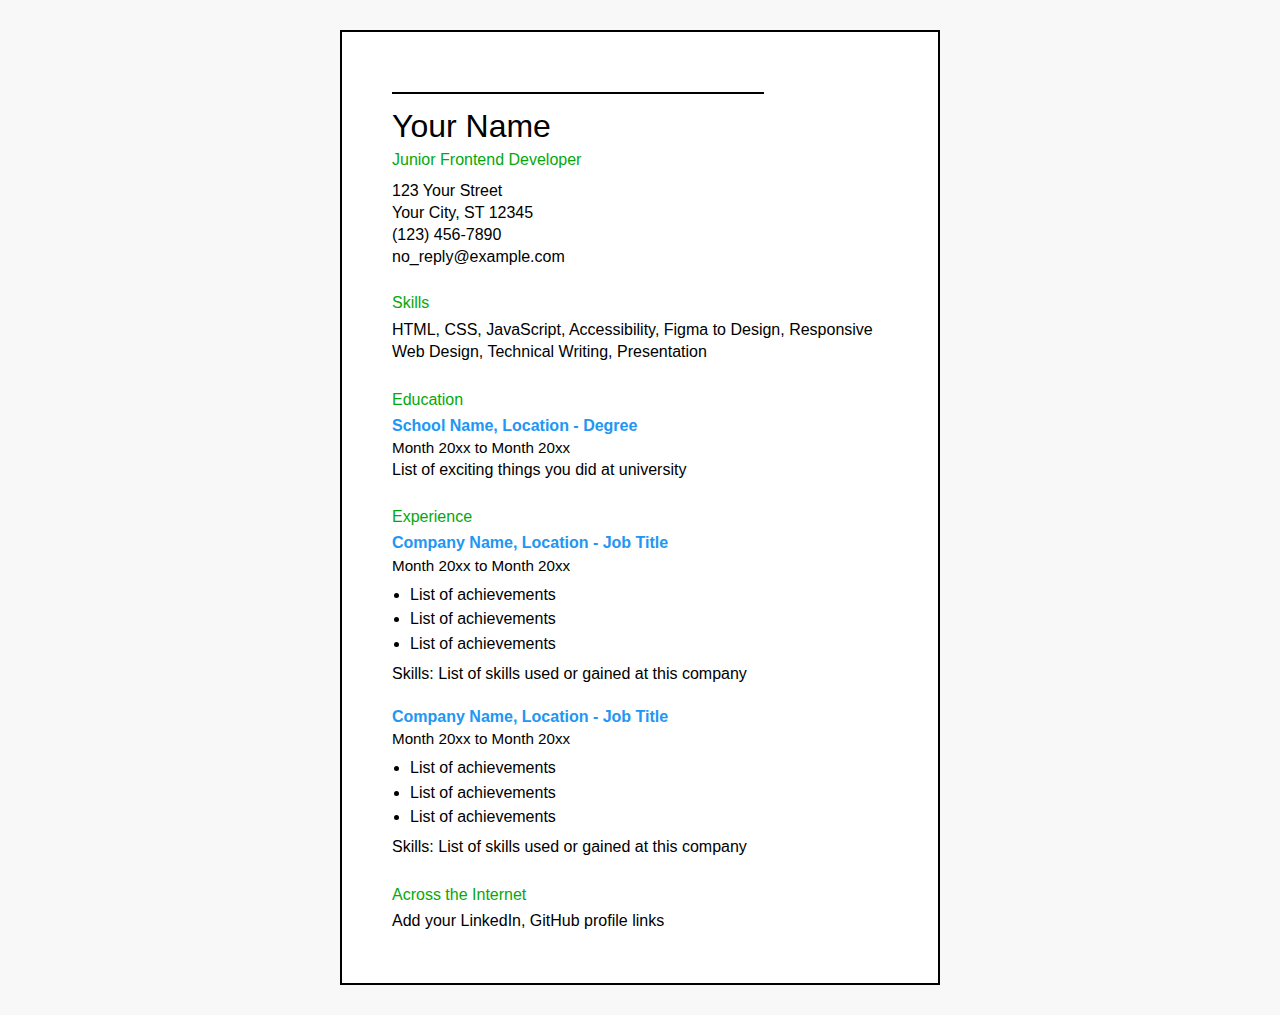
<file: projects/single-page-cv/index.html>
<!DOCTYPE html>
<html lang="en">

<head>
    <meta charset="UTF-8" />
    <meta name="viewport" content="width=device-width, initial-scale=1.0" />

    <!-- SEO Meta Tags -->
    <meta name="description"
        content="Professional CV of [Your Name] - Junior Frontend Developer with expertise in HTML, CSS, JavaScript, and modern web technologies." />
    <meta name="keywords"
        content="frontend developer, web developer, HTML, CSS, JavaScript, React, responsive design, accessibility" />
    <meta name="author" content="Your Name" />
    <meta name="robots" content="index, follow" />

    <!-- Open Graph (OG) Tags -->
    <meta property="og:title" content="Your Name - Junior Frontend Developer CV" />
    <meta property="og:description"
        content="Professional CV showcasing skills in frontend development, responsive web design, and modern web technologies." />
    <meta property="og:type" content="profile" />
    <meta property="og:url" content="https://yourwebsite.com/cv" />
    <meta property="og:image" content="https://yourwebsite.com/cv-preview.jpg" />
    <meta property="og:site_name" content="Your Name - Portfolio" />
    <meta property="og:locale" content="en_US" />

    <!-- Twitter Card Tags -->
    <meta name="twitter:card" content="summary" />
    <meta name="twitter:title" content="Your Name - Junior Frontend Developer CV" />
    <meta name="twitter:description"
        content="Professional CV showcasing skills in frontend development, responsive web design, and modern web technologies." />
    <meta name="twitter:image" content="https://yourwebsite.com/cv-preview.jpg" />

    <!-- Favicon -->
    <link rel="icon" type="image/x-icon" href="/favicon.ico" />
    <link rel="icon" type="image/png" sizes="32x32" href="/favicon-32x32.png" />
    <link rel="icon" type="image/png" sizes="16x16" href="/favicon-16x16.png" />
    <link rel="apple-touch-icon" sizes="180x180" href="/apple-touch-icon.png" />

    <title>Your Name - Junior Frontend Developer CV</title>

    <style>
        /* Reset and exact match to image styling */
        * {
            margin: 0;
            padding: 0;
            box-sizing: border-box;
        }

        body {
            font-family: "Gill Sans", "Gill Sans MT", Calibri, "Trebuchet MS",
                sans-serif;
            line-height: 1.4;
            color: #000;
            background-color: #f8f8f8;
            padding: 30px;
        }

        .cv-container {
            background-color: white;
            max-width: 600px;
            margin: 0 auto;
            padding: 40px 50px;
            border: 2px solid #000;
            box-shadow: none;
        }

        .header-line {
            height: 2px;
            border-width: 0;
            color: black;
            background-color: black;
            width: 100%;
            margin-bottom: 10px;
            margin-top: 20px;
            max-width: 75%;
        }

        h1 {
            font-size: 2em;
            font-weight: normal;
            color: #000;
        }

        .job-title {
            color: #05a80a;
            font-size: 1em;
            margin-bottom: 10px;
            font-weight: 500;
        }

        .contact-info {
            line-height: 1.3;
            font-style: normal;
        }

        .contact-info p {
            margin: 1px 0;
            color: #000;
        }

        .contact-info a {
            color: #000;
            text-decoration: none;
        }

        h2,
        h4 {
            color: #05a80a;
            font-size: 1em;
            margin-top: 25px;
            margin-bottom: 4px;
            font-weight: 500;
        }

        .company-name,
        .school-name {
            color: #2196f3;
            font-weight: 550;
            font-size: 1em;
        }

        .date-range {
            font-weight: 500;
            color: #000;
            font-size: 0.95em;
        }

        ul {
            margin-left: 18px;
            margin-bottom: 8px;
            margin-top: 8px;
        }

        ul li {
            margin-bottom: 2px;
            color: #000;
        }

        .skills-list {
            margin-bottom: 20px;
            color: #000;
        }

        .job {
            margin-bottom: 20px;
        }

        .job p:last-child {
            margin-bottom: 0;
        }

        .education-item p {
            color: #000;
        }

        #online-presence p {
            color: #000;
            margin-bottom: 10px;
        }

        .social-links {
            display: none;
        }
    </style>
</head>

<body>
    <main class="cv-container">
        <!-- Header Section -->
        <header>
            <div class="header-line"></div>
            <!-- <hr style="">  -->
            <h1>Your Name</h1>
            <p class="job-title">Junior Frontend Developer</p>

            <address class="contact-info">
                <p>123 Your Street</p>
                <p>Your City, ST 12345</p>
                <p><a href="tel:+11234567890">(123) 456-7890</a></p>
                <p><a href="mailto:no_reply@example.com">no_reply@example.com</a></p>
            </address>
        </header>

        <!-- Skills Section -->
        <section id="skills">
            <h2>Skills</h2>
            <p class="skills-list">
                HTML, CSS, JavaScript, Accessibility, Figma to Design, Responsive Web
                Design, Technical Writing, Presentation
            </p>
        </section>

        <!-- Education Section -->
        <section id="education">
            <h2>Education</h2>
            <article class="education-item">
                <h3 class="school-name">School Name, Location - Degree</h3>
                <p class="date-range">Month 20xx to Month 20xx</p>
                <p>List of exciting things you did at university</p>
            </article>
        </section>

        <!-- Experience Section -->
        <section id="experience">
            <h2>Experience</h2>

            <article class="job">
                <h3 class="company-name">Company Name, Location - Job Title</h3>
                <p class="date-range">Month 20xx to Month 20xx</p>
                <ul class="achievements">
                    <li>List of achievements</li>
                    <li>List of achievements</li>
                    <li>List of achievements</li>
                </ul>
                <p>Skills: List of skills used or gained at this company</p>
            </article>

            <article class="job">
                <h3 class="company-name">Company Name, Location - Job Title</h3>
                <p class="date-range">Month 20xx to Month 20xx</p>
                <ul class="achievements">
                    <li>List of achievements</li>
                    <li>List of achievements</li>
                    <li>List of achievements</li>
                </ul>
                <p>Skills: List of skills used or gained at this company</p>
            </article>
        </section>

        <!-- Online Presence Section -->
        <section id="online-presence">
            <h4>Across the Internet</h4>
            <p>Add your LinkedIn, GitHub profile links</p>
        </section>
    </main>
</body>

</html>
</file>
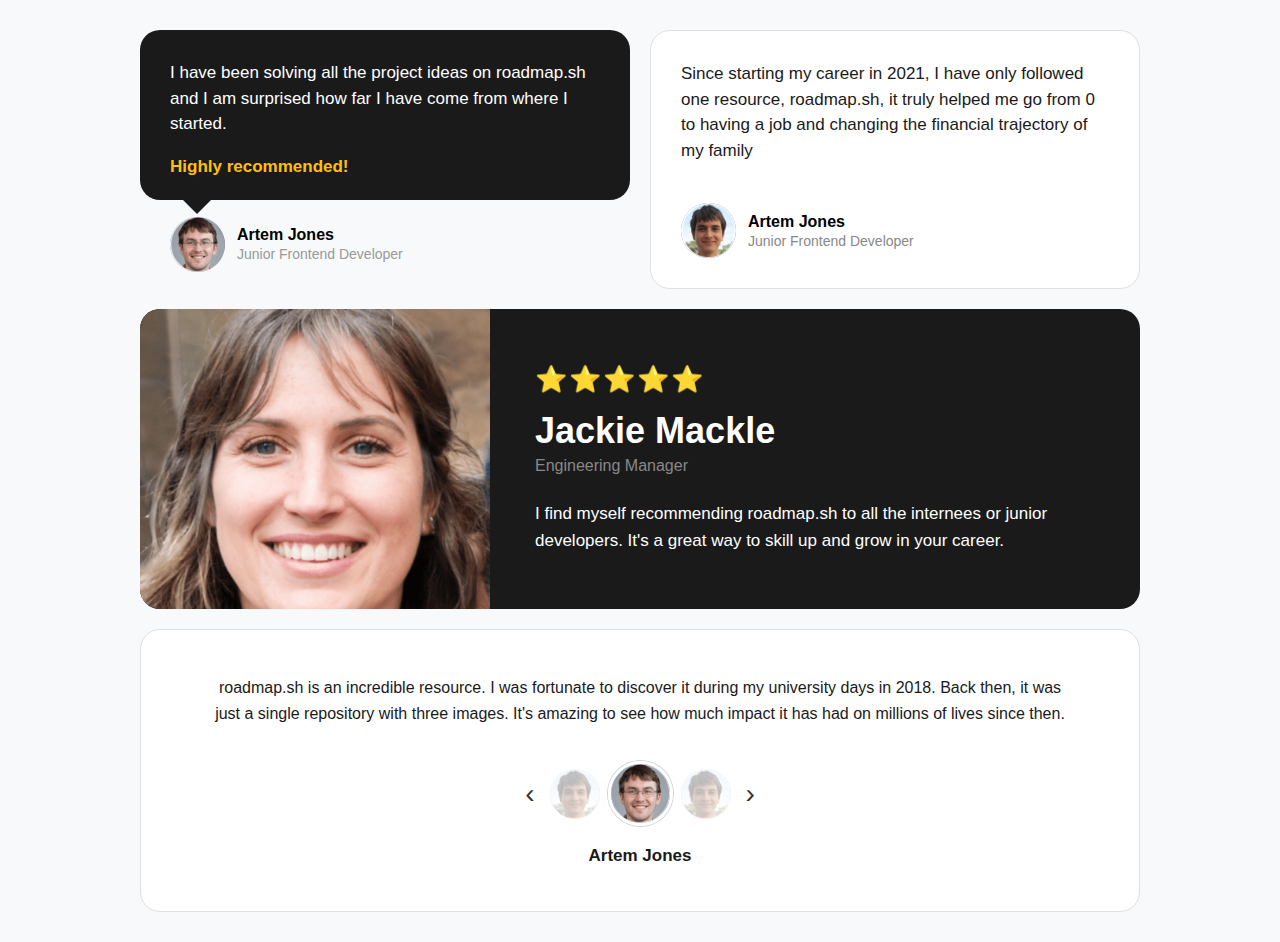
<file: projects/testimonial-cards/index.html>
<!DOCTYPE html>
<html lang="en">

<head>
    <meta charset="UTF-8" />
    <meta name="viewport" content="width=device-width, initial-scale=1" />
    <title>Testimonials</title>
    <link rel="stylesheet" href="assets/css/style.css">
</head>

<body>
    <div class="container">
        <!-- Card 1 - Top Left Dark -->
        <div class="card card-1">
            <div class="text">
                I have been solving all the project ideas on roadmap.sh and I am surprised how far I have come from
                where I started.
            </div>
            <div class="highlight">
                Highly recommended!
            </div>
            <div class="profile">
                <div class="avatar">
                    <img src="assets/Images/a.png" alt="Avatar" />
                </div>
                <div class="profile-info">
                    <h3>Artem Jones</h3>
                    <p>Junior Frontend Developer</p>
                </div>
            </div>
        </div>

        <!-- Card 2 - Top Right Light -->
        <div class="card card-2">
            <div class="text">
                Since starting my career in 2021, I have only followed one resource, roadmap.sh, it truly helped me go
                from 0 to having a job and changing the financial trajectory of my family
            </div>
            <div class="profile">
                <div class="avatar">
                    <img src="assets/Images/e.png" alt="Avatar" />
                </div>
                <div class="profile-info">
                    <h3>Artem Jones</h3>
                    <p>Junior Frontend Developer</p>
                </div>
            </div>
        </div>

        <!-- Card 3 - Middle with Image -->
        <div class="card card-3">
            <div class="image-section"></div>
            <div class="content-section">
                <div class="stars">⭐⭐⭐⭐⭐</div>
                <h2>Jackie Mackle</h2>
                <p class="role">Engineering Manager</p>
                <p class="testimonial">
                    I find myself recommending roadmap.sh to all the internees or junior developers. It's a great way to
                    skill up and grow in your career.
                </p>
            </div>
        </div>


        <!-- Card 4 - Bottom Carousel -->
        <div class="card card-4">
            <p class="carousel-text">
                roadmap.sh is an incredible resource. I was fortunate to discover it during my university days in 2018.
                Back then, it was just a single repository with three images. It's amazing to see how much impact it has
                had on millions of lives since then.
            </p>
            <div class="carousel-controls">
                <span class="arrow">‹</span>
                <div class="carousel-dots">
                    <div class="dot"><img src="assets/Images/e.png" alt="Avatar" /></div>
                    <div class="dot active"><img src="assets/Images/a.png" alt="Avatar" /></div>
                    <div class="dot"><img src="assets/Images/e.png" alt="Avatar" /></div>
                </div>
                <span class="arrow">›</span>
            </div>
            <p class="carousel-name">Artem Jones</p>
        </div>
    </div>
</body>

</html>
</file>
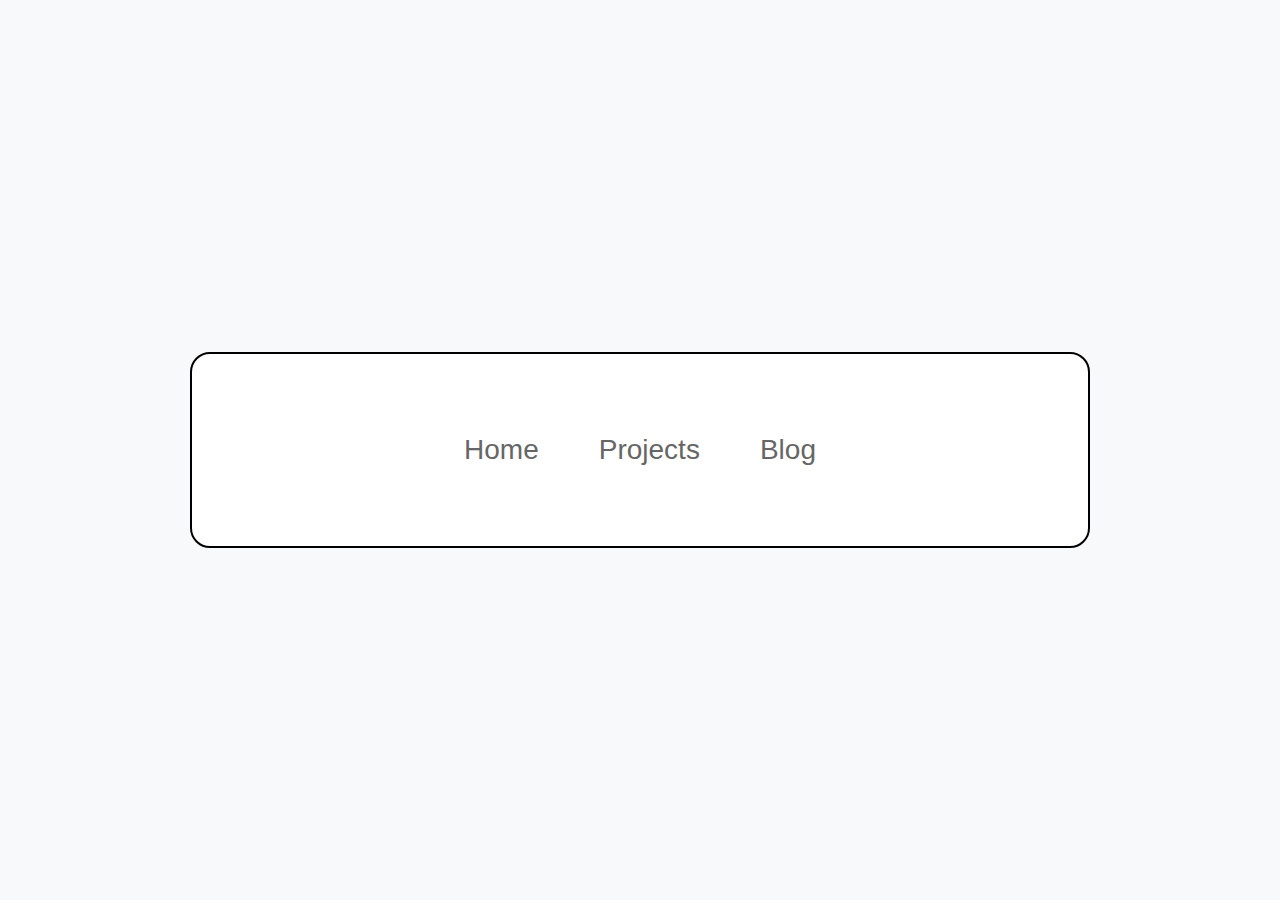
<file: projects/tooltip-ui/index.html>
<!DOCTYPE html>
<html lang="en">

<head>
    <meta charset="UTF-8">
    <meta name="viewport" content="width=device-width, initial-scale=1.0">
    <title>CSS Only Navigation Tooltip</title>
    <link rel="stylesheet" href="style.css">
</head>

<body>
    <div class="container">
        <div class="main-section">
            <ul class="navigation">
                <li class="nav-item">
                    <a href="#" class="nav-link">Home</a>
                    <div class="tooltip">Navigate to homepage</div>
                </li>
                <li class="nav-item">
                    <a href="#" class="nav-link">Projects</a>
                    <div class="tooltip">Here is everything I have built</div>
                </li>
                <li class="nav-item">
                    <a href="#" class="nav-link">Blog</a>
                    <div class="tooltip">Read my latest posts</div>
                </li>
            </ul>
        </div>
    </div>
</body>

</html>
</file>
<file: projects/accessible-form-ui/style.css>
* {
  box-sizing: border-box;
  margin: 0;
  padding: 0;
}

body {
  font-family: -apple-system, BlinkMacSystemFont, "Segoe UI", Roboto, sans-serif;
  background-color: #f5f5f5;
  padding: 20px;
  line-height: 1.5;
}

.form-container {
  max-width: 900px;
  margin: 0 auto;
  background: white;
  border-radius: 16px;
  padding: 40px;
  box-shadow: 0 4px 6px rgba(0, 0, 0, 0.07);
  display: grid;
  grid-template-columns: 1fr 300px;
  gap: 60px;
  align-items: start;
}

.form-section h1 {
  font-size: 24px;
  font-weight: 600;
  color: #1a1a1a;
  margin-bottom: 30px;
}

.form-group {
  margin-bottom: 24px;
}

label {
  display: block;
  font-weight: 500;
  color: #333;
  margin-bottom: 8px;
  font-size: 16px;
}

.input-container {
  position: relative;
}

input[type="text"],
input[type="email"],
input[type="password"] {
  width: 100%;
  padding: 14px 16px;
  border: 2px solid #e1e5e9;
  border-radius: 8px;
  font-size: 16px;
  background: white;
  transition: all 0.2s ease;
}

/* Password fields need extra padding for the eye icon */
.password-field {
  padding-right: 50px;
}

input[type="text"]:focus,
input[type="email"]:focus,
input[type="password"]:focus {
  outline: none;
  border-color: #007bff;
  box-shadow: 0 0 0 3px rgba(0, 123, 255, 0.1);
}

input::placeholder {
  color: #adb5bd;
}

/* Error state styling */
.error-field {
  border-color: #dc3545;
  background-color: #fff5f5;
}

.error-field:focus {
  border-color: #dc3545;
  box-shadow: 0 0 0 3px rgba(220, 53, 69, 0.1);
}

.error-message {
  color: #dc3545;
  font-size: 14px;
  margin-top: 6px;
  display: flex;
  align-items: center;
  gap: 4px;
}

/* Static eye icon for password fields */
.password-icon {
  position: absolute;
  right: 16px;
  top: 50%;
  transform: translateY(-50%);
  width: 20px;
  height: 20px;
  color: #666;
  pointer-events: none;
}

.update-button {
  width: 100%;
  background: #1a1a1a;
  color: white;
  border: none;
  padding: 16px;
  font-size: 16px;
  font-weight: 500;
  border-radius: 8px;
  cursor: pointer;
  transition: all 0.2s ease;
  margin-top: 8px;
}

.update-button:hover {
  background: #333;
  transform: translateY(-1px);
}

.update-button:focus {
  outline: 2px solid #007bff;
  outline-offset: 2px;
}

.update-button:active {
  transform: translateY(0);
}

.progress-section {
  background: #f8f9fa;
  border-radius: 12px;
  padding: 24px;
  height: fit-content;
}

.progress-header {
  text-align: center;
  margin-bottom: 24px;
}

.progress-circle {
  width: 80px;
  height: 80px;
  border-radius: 50%;
  background: conic-gradient(#1a1a1a 0deg 234deg, #e9ecef 234deg 360deg);
  display: flex;
  align-items: center;
  justify-content: center;
  margin: 0 auto 16px;
  position: relative;
}

.progress-circle::before {
  content: "";
  width: 60px;
  height: 60px;
  background: #f8f9fa;
  border-radius: 50%;
  position: absolute;
}

.progress-text {
  font-size: 18px;
  font-weight: 600;
  color: #1a1a1a;
  z-index: 1;
  position: relative;
}

.progress-label {
  font-size: 16px;
  font-weight: 500;
  color: #333;
  text-align: center;
}

.checklist {
  list-style: none;
  margin-top: 24px;
}

.checklist-item {
  display: flex;
  align-items: center;
  gap: 12px;
  padding: 8px 0;
  color: #666;
  text-decoration: line-through;
  font-size: 14px;
}

.checklist-item.completed {
  color: #333;
  text-decoration: none;
}

.checklist-item::before {
  content: "✓";
  width: 16px;
  height: 16px;
  background: #e9ecef;
  border-radius: 50%;
  display: flex;
  align-items: center;
  justify-content: center;
  font-size: 10px;
  color: white;
  flex-shrink: 0;
}

.checklist-item.completed::before {
  background: #28a745;
}

/* High contrast mode support */
@media (prefers-contrast: high) {
  input[type="text"],
  input[type="email"],
  input[type="password"] {
    border-width: 3px;
  }

  .update-button {
    border: 2px solid transparent;
  }

  .progress-circle {
    border: 2px solid #1a1a1a;
  }
}

/* Reduced motion support */
@media (prefers-reduced-motion: reduce) {
  * {
    transition: none !important;
    animation: none !important;
  }
}

/* Mobile responsiveness */
@media (max-width: 768px) {
  .form-container {
    grid-template-columns: 1fr;
    gap: 30px;
    padding: 24px;
  }

  .progress-section {
    order: -1;
  }
}

/* Screen reader only content */
.sr-only {
  position: absolute;
  width: 1px;
  height: 1px;
  padding: 0;
  margin: -1px;
  overflow: hidden;
  clip: rect(0, 0, 0, 0);
  white-space: nowrap;
  border: 0;
}

/* Focus visible for better keyboard navigation */
.update-button:focus-visible {
  outline: 2px solid #007bff;
  outline-offset: 2px;
}

/* Ensure proper color contrast for error states */
.error-message {
  font-weight: 500;
}

/* Improve focus indicators */
input:focus-visible {
  outline: 2px solid #007bff;
  outline-offset: 2px;
  border-color: #007bff;
}
</file>
<file: projects/accordion/style.css>
* {
  margin: 0;
  padding: 0;
  box-sizing: border-box;
}

body {
  font-family: -apple-system, BlinkMacSystemFont, "Segoe UI", Roboto, Oxygen,
    Ubuntu, Cantarell, sans-serif;
  background: #fff;
  min-height: 100vh;
  display: flex;
  justify-content: center;
  align-items: center;
  padding: 20px;
}

.container {
  background: white;
  border-radius: 16px;
  padding: 40px;
  max-width: 800px;
  width: 100%;
  box-shadow: 0 20px 60px rgba(0, 0, 0, 0.3);
}

h1 {
  font-size: 2rem;
  color: #1a1a1a;
  margin-bottom: 12px;
}

.subtitle {
  color: #666;
  font-size: 1rem;
  margin-bottom: 32px;
}

.accordion {
  display: flex;
  flex-direction: column;
  gap: 12px;
}

.accordion-item {
  border: 2px solid #e0e0e0;
  border-radius: 8px;
  overflow: hidden;
  transition: all 0.3s ease;
}

.accordion-item.active {
  border-color: #6e6f74;
}

.accordion-header {
  background: #000;
  color: white;
  padding: 20px 24px;
  cursor: pointer;
  display: flex;
  justify-content: space-between;
  align-items: center;
  font-size: 1.1rem;
  font-weight: 500;
  user-select: none;
  transition: background 0.3s ease;
}

.accordion-header:hover {
  background: #1a1a1a;
}

.accordion-icon {
  font-size: 1.5rem;
  transition: transform 0.3s ease;
  font-weight: normal;
}

.accordion-item.active .accordion-icon {
  transform: rotate(180deg);
}

.accordion-content {
  max-height: 0;
  overflow: hidden;
  transition: max-height 0.3s ease, padding 0.3s ease;
  background: white;
}

.accordion-item.active .accordion-content {
  max-height: 500px;
  padding: 24px;
}

.accordion-content p {
  color: #333;
  line-height: 1.6;
  font-size: 1rem;
}

@media (max-width: 640px) {
  .container {
    padding: 24px;
  }

  h1 {
    font-size: 1.5rem;
  }

  .accordion-header {
    font-size: 1rem;
    padding: 16px 20px;
  }

  .accordion-content p {
    font-size: 0.95rem;
  }
}
</file>
<file: projects/changelog-component/style.css>
* {
    margin: 0;
    padding: 0;
    box-sizing: border-box;
    font-family: -apple-system, BlinkMacSystemFont, "Segoe UI", Roboto, Helvetica,
        Arial, sans-serif;
}

body {
    background-color: #f8f9fa;
    color: #212529;
    line-height: 1.6;
    padding: 20px;
}

.container {
    max-width: 800px;
    margin: 40px auto;
    background-color: white;
    border-radius: 8px;
    box-shadow: 0 1px 3px rgba(0, 0, 0, 0.1);
    overflow: hidden;
}

.changelog-header {
    padding: 40px 30px 20px;
    text-align: center;
}

.changelog-title {
    font-size: 2.5rem;
    font-weight: 700;
    margin-bottom: 10px;
    color: #212529;
}

.changelog-subtitle {
    font-size: 1.1rem;
    color: #6c757d;
    font-weight: 400;
}

.timeline {
    position: relative;
    padding: 20px 0;
}

.timeline::before {
    content: "";
    position: absolute;
    top: 0;
    left: 50%;
    transform: translateX(-50%);
    width: 2px;
    height: 100%;
    background: #dee2e6;
}

.timeline-item {
    position: relative;
    margin-bottom: 30px;
    width: 50%;
    padding: 0 30px;
}

.timeline-item:nth-child(odd) {
    left: 0;
    text-align: right;
}

.timeline-item:nth-child(even) {
    left: 50%;
}

.timeline-content {
    background-color: #f8f9fa;
    padding: 15px 20px;
    border-radius: 6px;
    box-shadow: 0 1px 2px rgba(0, 0, 0, 0.05);
    transition: transform 0.2s ease;
}

.timeline-item:nth-child(odd) .timeline-content {
    margin-right: 20px;
}

.timeline-item:nth-child(even) .timeline-content {
    margin-left: 20px;
}

.timeline-date {
    font-weight: 600;
    color: #495057;
    margin-bottom: 5px;
    font-size: 0.9rem;
}

.timeline-description {
    font-size: 1rem;
    color: #212529;
}

.timeline-dot {
    position: absolute;
    top: 20px;
    width: 12px;
    height: 12px;
    border-radius: 50%;
    background-color: #6c757d;
    border: 2px solid white;
    box-shadow: 0 0 0 2px #dee2e6;
}

.timeline-item:nth-child(odd) .timeline-dot {
    right: -6px;
}

.timeline-item:nth-child(even) .timeline-dot {
    left: -6px;
}

.changelog-footer {
    padding: 30px;
    text-align: center;
}

.changelog-button {
    display: inline-block;
    background-color: #212529;
    color: white;
    padding: 12px 24px;
    border-radius: 4px;
    text-decoration: none;
    font-weight: 500;
    transition: background-color 0.2s ease;
}

.changelog-button:hover {
    background-color: #343a40;
}

/* Responsive styles */
@media (max-width: 768px) {
    .timeline::before {
        left: 30px;
    }

    .timeline-item {
        width: 100%;
        padding-left: 60px;
        padding-right: 10px;
        text-align: left !important;
        left: 0 !important;
    }

    .timeline-content {
        margin-left: 0 !important;
        margin-right: 0 !important;
    }

    .timeline-dot {
        left: 24px !important;
    }

    .changelog-title {
        font-size: 2rem;
    }
}
</file>
<file: projects/cookie-consent/style.css>
* {
  margin: 0;
  padding: 0;
  box-sizing: border-box;
}

body {
  font-family: "Arial", sans-serif;
  line-height: 1.6;
  color: #333;
  background: linear-gradient(135deg, #667eea 0%, #764ba2 100%);
  min-height: 100vh;
  display: flex;
  align-items: center;
  justify-content: center;
}

.main-content {
  background: white;
  padding: 3rem;
  border-radius: 15px;
  box-shadow: 0 20px 40px rgba(0, 0, 0, 0.1);
  text-align: center;
  max-width: 600px;
  margin: 2rem;
}

h1 {
  color: #667eea;
  margin-bottom: 1rem;
  font-size: 2.5rem;
}

p {
  margin-bottom: 2rem;
  font-size: 1.1rem;
  color: #666;
}

.demo-button {
  background: #667eea;
  color: white;
  border: none;
  padding: 12px 24px;
  border-radius: 8px;
  font-size: 1rem;
  cursor: pointer;
  transition: all 0.3s ease;
  margin-right: 1rem;
}

.demo-button:hover {
  background: #5a67d8;
  transform: translateY(-2px);
}

/* Cookie Banner Styles */
.cookie-banner {
  position: fixed;
  bottom: 0;
  left: 0;
  right: 0;
  background: linear-gradient(135deg, #2d3748, #4a5568);
  color: white;
  padding: 1.5rem 2rem;
  box-shadow: 0 -4px 20px rgba(0, 0, 0, 0.3);
  transform: translateY(100%);
  transition: transform 0.5s cubic-bezier(0.4, 0, 0.2, 1);
  z-index: 1000;
}

.cookie-banner.show {
  transform: translateY(0);
}

.cookie-content {
  max-width: 1200px;
  margin: 0 auto;
  display: flex;
  align-items: center;
  justify-content: space-between;
  gap: 2rem;
}

.cookie-text {
  flex: 1;
}

.cookie-text h3 {
  font-size: 1.2rem;
  margin-bottom: 0.5rem;
  color: #e2e8f0;
}

.cookie-text p {
  font-size: 0.95rem;
  color: #cbd5e0;
  margin: 0;
  line-height: 1.5;
}

.cookie-text a {
  color: #81e6d9;
  text-decoration: none;
  transition: color 0.3s ease;
}

.cookie-text a:hover {
  color: #4fd1c7;
  text-decoration: underline;
}

.cookie-actions {
  display: flex;
  gap: 1rem;
  flex-shrink: 0;
}

.cookie-btn {
  padding: 10px 20px;
  border: none;
  border-radius: 6px;
  font-size: 0.9rem;
  font-weight: 600;
  cursor: pointer;
  transition: all 0.3s ease;
  min-width: 100px;
}

.cookie-btn.accept {
  background: #48bb78;
  color: white;
}

.cookie-btn.accept:hover {
  background: #38a169;
  transform: translateY(-1px);
}

.cookie-btn.decline {
  background: transparent;
  color: #e2e8f0;
  border: 2px solid #4a5568;
}

.cookie-btn.decline:hover {
  background: #4a5568;
  border-color: #718096;
}

.cookie-btn.close {
  background: transparent;
  color: #cbd5e0;
  border: none;
  font-size: 1.5rem;
  padding: 5px 10px;
  min-width: auto;
}

.cookie-btn.close:hover {
  color: white;
  background: rgba(255, 255, 255, 0.1);
}

/* Status indicator */
.status {
  margin-top: 2rem;
  padding: 1rem;
  border-radius: 8px;
  font-weight: 600;
}

.status.accepted {
  background: #c6f6d5;
  color: #22543d;
  border: 1px solid #9ae6b4;
}

.status.declined {
  background: #fed7d7;
  color: #742a2a;
  border: 1px solid #feb2b2;
}

.status.none {
  background: #e2e8f0;
  color: #4a5568;
  border: 1px solid #cbd5e0;
}

/* Responsive design */
@media (max-width: 768px) {
  .cookie-content {
    flex-direction: column;
    text-align: center;
    gap: 1.5rem;
  }

  .cookie-actions {
    width: 100%;
    justify-content: center;
  }

  .cookie-banner {
    padding: 1rem;
  }

  .main-content {
    margin: 1rem;
    padding: 2rem;
  }

  h1 {
    font-size: 2rem;
  }
}

@media (max-width: 480px) {
  .cookie-actions {
    flex-direction: column;
    gap: 0.75rem;
  }

  .cookie-btn {
    width: 100%;
  }
}
</file>
<file: projects/datepicker-ui/style.css>
* {
    margin: 0;
    padding: 0;
    box-sizing: border-box;
}

body {
    font-family: Arial, sans-serif;
    background-color: #f5f5f5;
    padding: 50px;
    display: flex;
    justify-content: center;
    align-items: flex-start;
    min-height: 100vh;
}

.datepicker-container {
    position: relative;
    width: 300px;
}

/* Input field styling */
.date-input-wrapper {
    display: flex;
    margin-bottom: 10px;
}

.date-input {
    flex: 1;
    padding: 12px 15px;
    border: 2px solid #333;
    font-size: 16px;
    outline: none;
}

.calendar-button {
    padding: 12px 15px;
    border: 2px solid #333;
    border-left: none;
    background: white;
    cursor: pointer;
    font-size: 16px;
}

.calendar-button:hover {
    background-color: #f0f0f0;
}

/* Calendar dropdown */
.calendar-dropdown {
    position: absolute;
    top: 100%;
    left: 0;
    width: 300px;
    background: white;
    border: 2px solid #333;
    z-index: 100;
}

/* Calendar header */
.calendar-header {
    display: flex;
    justify-content: space-between;
    align-items: center;
    padding: 10px 15px;
    border-bottom: 1px solid #ccc;
    background-color: #f9f9f9;
}

.nav-button {
    background: none;
    border: none;
    font-size: 18px;
    cursor: pointer;
    padding: 5px 10px;
    border-radius: 3px;
}

.nav-button:hover {
    background-color: #e0e0e0;
}

.month-year {
    font-size: 16px;
    font-weight: normal;
    color: #333;
}

/* Calendar body */
.calendar-body {
    padding: 0;
}

/* Weekday headers */
.weekdays {
    display: grid;
    grid-template-columns: repeat(7, 1fr);
    background-color: #f9f9f9;
    border-bottom: 1px solid #ccc;
}

.weekday {
    padding: 8px;
    text-align: center;
    font-size: 14px;
    font-weight: bold;
    color: #333;
    border-right: 1px solid #ccc;
}

.weekday:last-child {
    border-right: none;
}

/* Days grid */
.days-grid {
    display: grid;
    grid-template-columns: repeat(7, 1fr);
}

.day {
    padding: 10px;
    text-align: center;
    border-right: 1px solid #ccc;
    border-bottom: 1px solid #ccc;
    cursor: pointer;
    font-size: 14px;
    background: white;
}

.day:last-child {
    border-right: none;
}

.day:hover {
    background-color: #e6f3ff;
}

.day.other-month {
    color: #ccc;
    background-color: #f9f9f9;
}

.day.selected {
    background-color: #007acc;
    color: white;
}

/* Remove bottom border from last row */
.day:nth-child(29),
.day:nth-child(30),
.day:nth-child(31),
.day:nth-child(32),
.day:nth-child(33),
.day:nth-child(34),
.day:nth-child(35) {
    border-bottom: none;
}
</file>
<file: projects/personal-portfolio/style.css>
body {
  font-family: cursive;
  line-height: 1.4;
  color: #000;
  background-color: #f8f8f8;
  padding: 30px;
}

.cv-container {
  background-color: white;
  max-width: 1000px;
  margin: 0 auto;
  padding: 40px 50px;
  border: 2px solid #000;
  box-shadow: none;
}

.header {
  display: flex;
  justify-content: space-between;
  align-items: center;
  margin-bottom: 20px;
  flex-wrap: wrap;
}

.header-logo {
  display: flex;
  align-items: center;
  gap: 8px;
  font-weight: bold;
  font-size: 20px;
  flex: 1;
  text-align: left;
}

.logo-icon {
  color: black;
  font-size: 20px;
}

.header-nav {
  display: flex;
  flex: 2;
  justify-content: flex-end;
  gap: 10px;
  text-align: right;
}

.header-nav a,
.header-nav span {
  font-size: 16px;
}

.hero-section {
  text-align: center;
  margin: 80px 0;
}

.hero-section h1 {
  font-size: 48px;
  margin: 0;
}

.hero-section p {
  color: #666;
  margin: 10px 0 0 0;
}

.main-content-table {
  width: 100%;
  border: 2px solid #000;
  border-collapse: collapse;
  margin-bottom: 40px;
}

.projects h2,
.work-experience h2,
.education h2 {
  font-size: 24px;
}

.projects .project-item,
.work-experience p,
.education p {
  font-size: 16px;
}

a {
  font-size: 16px;
  color: rgb(67, 67, 73);
  text-decoration: none;
}

.proj-link a {
  color: rgba(0, 0, 255, 0.658);
}

/* Review section */
.review-box {
  border: 2px solid #000;
  border-radius: 20px;
  padding: 25px;
  background-color: #fff;
}

.review-author {
  font-weight: bold;
}

.review-role {
  color: #999;
  font-size: 14px;
}

.footer {
  text-align: center;
  margin: 60px 0 20px 0;
}

.footer p {
  margin: 0;
}
</file>
<file: projects/personal-portfolio/media.css>
/* Media Query for Mobile */
@media (max-width: 768px) {
  body {
    padding: 0px;
    margin: 0px;
  }

  .cv-container {
    padding: 0px;
    margin: 0px;
    border: none;
  }

  .header {
    flex-direction: column;
    align-items: center;
    gap: 10px;
  }

  .header-logo {
    flex-direction: column;
    align-items: center;
    text-align: center;
  }

  .logo-icon {
    font-size: 30px;
  }

  .logo-text {
    font-size: 18px;
  }

  .header-nav {
    flex-direction: row;
    flex-wrap: wrap;
    justify-content: center;
    text-align: center;
  }

  .header-nav a,
  .header-nav span {
    font-size: 14px;
    margin: 3px;
  }

  hr {
    display: none;
  }

  table {
    width: 100%;
    border-collapse: collapse;
  }

  table,
  table td,
  table th {
    border: none !important;
  }

  table td {
    display: block;
    width: 100%;
    box-sizing: border-box;
    margin-bottom: 20px;
    padding: 10px;
  }

  table td div {
    border-bottom: 2px solid #000;
  }

  /* Adjust project section */
  .cv-container h2,
  .cv-container h3 {
    text-align: center;
  }

  /* Stack the sections */
  .cv-container table {
    display: block;
    width: 100%;
  }

  .cv-container table td {
    margin: 0 0 0px 0;
  }

  .cv-container table tr {
    display: block;
  }

  .cv-container table tr td {
    width: 100%;
  }

  /* Adjust the reviews section */
  .cv-container table td div.project-item {
    padding: 10px;
    background-color: rgb(243, 240, 240);
    text-align: center;
  }

  .cv-container table td div p {
    font-size: 16px;
  }

  .hero-section {
    margin: 10px;
  }

  /* Reduce font size for mobile */
  .hero-section h1 {
    font-size: 20px;
  }

  h2 {
    font-size: 24px;
  }

  h3 {
    font-size: 15px;
  }

  p {
    font-size: 16px;
  }

  a {
    font-size: 16px;
  }

  .cv-container table td div.line {
    margin-bottom: 0px;
    padding: 0px;
  }

  .projects {
    padding: 0px;
  }

  .work-experience {
    padding: 0px;
  }

  .education {
    padding: 0px;
  }

  .work-experience h3,
  .work-experience p,
  .work-experience a,
  .education h3,
  .education p,
  .education a {
    padding-left: 10px;
  }

  .work-experience div {
    background-color: rgb(243, 240, 240);
  }
}
</file>
<file: projects/restricted-textarea/style.css>
body {
  font-family: -apple-system, BlinkMacSystemFont, "Segoe UI", Roboto, Oxygen,
    Ubuntu, Cantarell, sans-serif;
  background-color: #f5f5f5;
  margin: 0;
  padding: 40px 20px;
  display: flex;
  justify-content: center;
  align-items: center;
  min-height: 100vh;
}

.container {
  background: white;
  padding: 40px;
  border-radius: 20px;
  box-shadow: 0 10px 30px rgba(0, 0, 0, 0.1);
  width: 100%;
  max-width: 600px;
}

h1 {
  font-size: 2.5rem;
  font-weight: 600;
  color: #333;
  margin: 0 0 30px 0;
  text-align: left;
}

.textarea-container {
  position: relative;
  margin-bottom: 20px;
}

.textarea {
  width: 100%;
  min-height: 120px;
  padding: 20px;
  border: 3px solid #ddd;
  border-radius: 20px;
  font-size: 16px;
  font-family: inherit;
  resize: vertical;
  outline: none;
  transition: border-color 0.3s ease;
  box-sizing: border-box;
  background-color: #fafafa;
}

.textarea:focus {
  border-color: #007aff;
  background-color: white;
}

.textarea.limit-reached {
  border-color: #ff3b30;
  background-color: #fff5f5;
}

.textarea::placeholder {
  color: #999;
  font-size: 16px;
}

.character-count {
  position: absolute;
  bottom: 15px;
  right: 20px;
  font-size: 14px;
  color: #666;
  font-weight: 500;
  background: white;
  padding: 4px 8px;
  border-radius: 8px;
  box-shadow: 0 2px 8px rgba(0, 0, 0, 0.1);
}

.character-count.limit-reached {
  color: #ff3b30;
  background: #fff5f5;
}

.description {
  color: #666;
  font-size: 16px;
  line-height: 1.5;
  margin-top: 20px;
  padding: 20px;
  background-color: #f8f9fa;
  border-radius: 12px;
  border-left: 4px solid #007aff;
}

.limit-message {
  color: #ff3b30;
  font-size: 14px;
  margin-top: 10px;
  opacity: 0;
  transition: opacity 0.3s ease;
}

.limit-message.show {
  opacity: 1;
}
</file>
<file: projects/simple-tabs/style.css>
* {
  margin: 0;
  padding: 0;
  box-sizing: border-box;
}

body {
  font-family: -apple-system, BlinkMacSystemFont, "Segoe UI", Roboto, Oxygen,
    Ubuntu, Cantarell, sans-serif;
  background-color: #f5f5f5;
  padding: 40px 20px;
}

.tabs-container {
  max-width: 800px;
  margin: 0 auto;
  background: white;
  border-radius: 12px;
  box-shadow: 0 4px 6px rgba(0, 0, 0, 0.1);
  padding: 30px;
}

.tabs-nav {
  display: flex;
  gap: 0;
  margin-bottom: 30px;
  border-bottom: 1px solid #e0e0e0;
}

.tab-button {
  background: none;
  border: none;
  padding: 15px 25px;
  font-size: 16px;
  font-weight: 500;
  color: #888;
  cursor: pointer;
  transition: all 0.3s ease;
  position: relative;
  border-bottom: 3px solid transparent;
}

.tab-button:hover {
  color: #333;
  background-color: #f8f9fa;
}

.tab-button.active {
  color: #333;
  border-bottom-color: #333;
}

.tab-content {
  display: none;
  animation: fadeIn 0.3s ease-in-out;
}

.tab-content.active {
  display: block;
}

@keyframes fadeIn {
  from {
    opacity: 0;
    transform: translateY(10px);
  }
  to {
    opacity: 1;
    transform: translateY(0);
  }
}

.content-box {
  background: #000;
  color: white;
  padding: 60px 30px;
  border-radius: 12px;
  text-align: center;
  font-size: 24px;
  font-weight: 300;
  margin-bottom: 30px;
  min-height: 200px;
  display: flex;
  align-items: center;
  justify-content: center;
}

.additional-content {
  font-size: 18px;
  color: #666;
  line-height: 1.6;
}

.feature-list {
  display: grid;
  grid-template-columns: repeat(auto-fit, minmax(250px, 1fr));
  gap: 20px;
  margin-top: 20px;
}

.feature-card {
  background: #f8f9fa;
  padding: 20px;
  border-radius: 8px;
  border-left: 4px solid #007bff;
}

.feature-card h3 {
  color: #333;
  margin-bottom: 10px;
  font-size: 16px;
}

.feature-card p {
  color: #666;
  font-size: 14px;
}
</file>
<file: projects/testimonial-cards/assets/css/style.css>
* {
  margin: 0;
  padding: 0;
  box-sizing: border-box;
}

body {
  font-family: -apple-system, BlinkMacSystemFont, "Segoe UI", Arial, sans-serif;
  background-color: #f8f9fa;
  padding: 30px;
}

.container {
  max-width: 1000px;
  margin: 0 auto;
  display: grid;
  grid-template-columns: 1fr 1fr;
  gap: 20px;
}

.card {
  border-radius: 20px;
  padding: 30px;
  position: relative;
  display: flex;
  flex-direction: column;
}

/* Card 1 - Top Left - Dark */
.card-1 {
  height: 170px;
  background: #1a1a1a;
  color: rgb(0, 0, 0);
  grid-column: 1;
  grid-row: 1;
}

.card-1::after {
  content: "";
  position: absolute;
  bottom: -14px;
  left: 42px;
  width: 0;
  height: 0;
  border-left: 15px solid transparent;
  border-right: 15px solid transparent;
  border-top: 15px solid #1a1a1a;
}

.card-1 .text {
  color: #ffffff;
  font-size: 17px;
  line-height: 1.5;
  margin-bottom: 20px;
}

.card-1 .highlight {
  color: #ffc107;
  font-size: 17px;
  font-weight: 600;
  margin-bottom: 40px;
}

/* Card 2 - Top Right - Light */
.card-2 {
  background: white;
  border: 1px solid #e0e0e0;
  grid-column: 2;
  grid-row: 1;
}

.card-2 .text {
  font-size: 17px;
  line-height: 1.5;
  color: #1a1a1a;
  margin-bottom: 40px;
}

/* Card 3 - Middle - Dark with Image */
.card-3 {
  background: #1a1a1a;
  grid-column: 1 / 3;
  grid-row: 2;
  padding: 0;
  display: flex;
  flex-direction: row;
  min-height: 300px;
}

.card-3 .image-section {
  width: 35%;
  background: url("../Images/JM.png") center/cover no-repeat;
  border-radius: 20px 0 0 20px;
}

.card-3 .content-section {
  flex: 1;
  padding: 40px 45px;
  display: flex;
  flex-direction: column;
  justify-content: center;
  color: white;
}

.stars {
  color: #ffc107;
  font-size: 26px;
  margin-bottom: 15px;
  letter-spacing: 2px;
}

.card-3 h2 {
  font-size: 36px;
  font-weight: 600;
  margin-bottom: 5px;
}

.card-3 .role {
  font-size: 16px;
  color: #888;
  margin-bottom: 25px;
}

.card-3 .testimonial {
  font-size: 17px;
  line-height: 1.6;
}

/* Card 4 - Bottom - Light with Carousel */
.card-4 {
  background: white;
  border: 1px solid #e0e0e0;
  grid-column: 1 / 3;
  grid-row: 3;
  padding: 45px 60px;
  text-align: center;
}

.card-4 .carousel-text {
  font-size: 16px;
  line-height: 1.6;
  color: #1a1a1a;
  margin-bottom: 35px;
  max-width: 850px;
  margin-left: auto;
  margin-right: auto;
}

.carousel-controls {
  display: flex;
  align-items: center;
  justify-content: center;
  gap: 15px;
  margin-bottom: 20px;
}

.arrow {
  font-size: 28px;
  color: #333;
  cursor: pointer;
  user-select: none;
  font-weight: 300;
}

.carousel-dots {
  display: flex;
  align-items: center;
  gap: 8px;
}

.dot {
  width: 50px;
  height: 50px;
  border-radius: 50%;
  background: linear-gradient(135deg, #667eea 0%, #764ba2 100%);
}

.dot.active {
  width: 65px;
  height: 65px;
  border: 3px solid white;
  box-shadow: 0 0 0 1px #d0d0d0;
}

.dot:not(.active) {
  opacity: 0.3;
}

.carousel-name {
  font-size: 17px;
  font-weight: 600;
  color: #1a1a1a;
}

/* Profile sections */
.profile {
  display: flex;
  align-items: center;
  gap: 12px;
  margin-top: auto;
}

.avatar {
  width: 55px;
  height: 55px;
  border-radius: 50%;
  background: linear-gradient(135deg, #667eea 0%, #764ba2 100%);
  flex-shrink: 0;
}

.profile-info h3 {
  font-size: 16px;
  font-weight: 600;
  margin-bottom: 2px;
}

.profile-info p {
  font-size: 14px;
  color: #888;
}

.card-1 .profile-info p {
  color: #999;
}

@media (max-width: 768px) {
  .container {
    grid-template-columns: 1fr;
  }

  .card-1,
  .card-2,
  .card-3,
  .card-4 {
    grid-column: 1;
  }

  .card-3 {
    flex-direction: column;
  }

  .card-3 .image-section {
    width: 100%;
    height: 250px;
    border-radius: 20px 20px 0 0;
  }
}

.avatar {
  width: 55px;
  height: 55px;
  border-radius: 50%;
  overflow: hidden;
  flex-shrink: 0;
}

.avatar img {
  width: 100%;
  height: 100%;
  object-fit: cover;
  display: block;
}

.dot img {
  width: 100%;
  height: 100%;
  border-radius: 50%;
  object-fit: cover;
}
</file>
<file: projects/tooltip-ui/style.css>
* {
  margin: 0;
  padding: 0;
  box-sizing: border-box;
}

body {
  font-family: -apple-system, BlinkMacSystemFont, "Segoe UI", Roboto, sans-serif;
  background: #f8f9fa;
  min-height: 100vh;
  display: flex;
  justify-content: center;
  align-items: center;
  padding: 20px;
}

.container {
  background: white;
  border: 2px solid #000;
  border-radius: 20px;
  padding: 80px 60px;
  max-width: 900px;
  width: 100%;
  display: flex;
  justify-content: center;
  align-items: center;
}

.main-section {
  display: flex;
  justify-content: center;
  align-items: center;
  width: 100%;
}

.navigation {
  display: flex;
  gap: 60px;
  align-items: center;
  list-style: none;
  position: relative;
}

.nav-item {
  position: relative;
}

.nav-link {
  color: #666;
  text-decoration: none;
  font-size: 28px;
  font-weight: 400;
  position: relative;
  display: block;
  transition: color 0.2s ease;
}

.nav-link:hover {
  color: #000;
}

/* Tooltip for all nav items */
.nav-item .tooltip {
  position: absolute;
  bottom: 100%;
  left: 50%;
  transform: translateX(-50%);
  background: #000;
  color: white;
  padding: 16px 24px;
  border-radius: 12px;
  font-size: 18px;
  font-weight: 400;
  white-space: nowrap;
  opacity: 0;
  visibility: hidden;
  transition: all 0.3s ease;
  margin-bottom: 15px;
  box-shadow: 0 4px 20px rgba(0, 0, 0, 0.3);
}

/* Tooltip arrow */
.nav-item .tooltip::after {
  content: "";
  position: absolute;
  top: 100%;
  left: 50%;
  transform: translateX(-50%);
  border: 8px solid transparent;
  border-top-color: #000;
}

/* Show tooltip on hover */
.nav-item:hover .tooltip {
  opacity: 1;
  visibility: visible;
}

/* Responsive adjustments */
@media (max-width: 768px) {
  .container {
    padding: 40px 30px;
  }

  .navigation {
    gap: 30px;
  }

  .nav-link {
    font-size: 22px;
  }
}

@media (max-width: 480px) {
  .navigation {
    gap: 20px;
    flex-wrap: wrap;
    justify-content: center;
  }

  .nav-link {
    font-size: 20px;
  }

  .nav-item .tooltip {
    font-size: 16px;
    padding: 12px 18px;
  }
}
</file>
